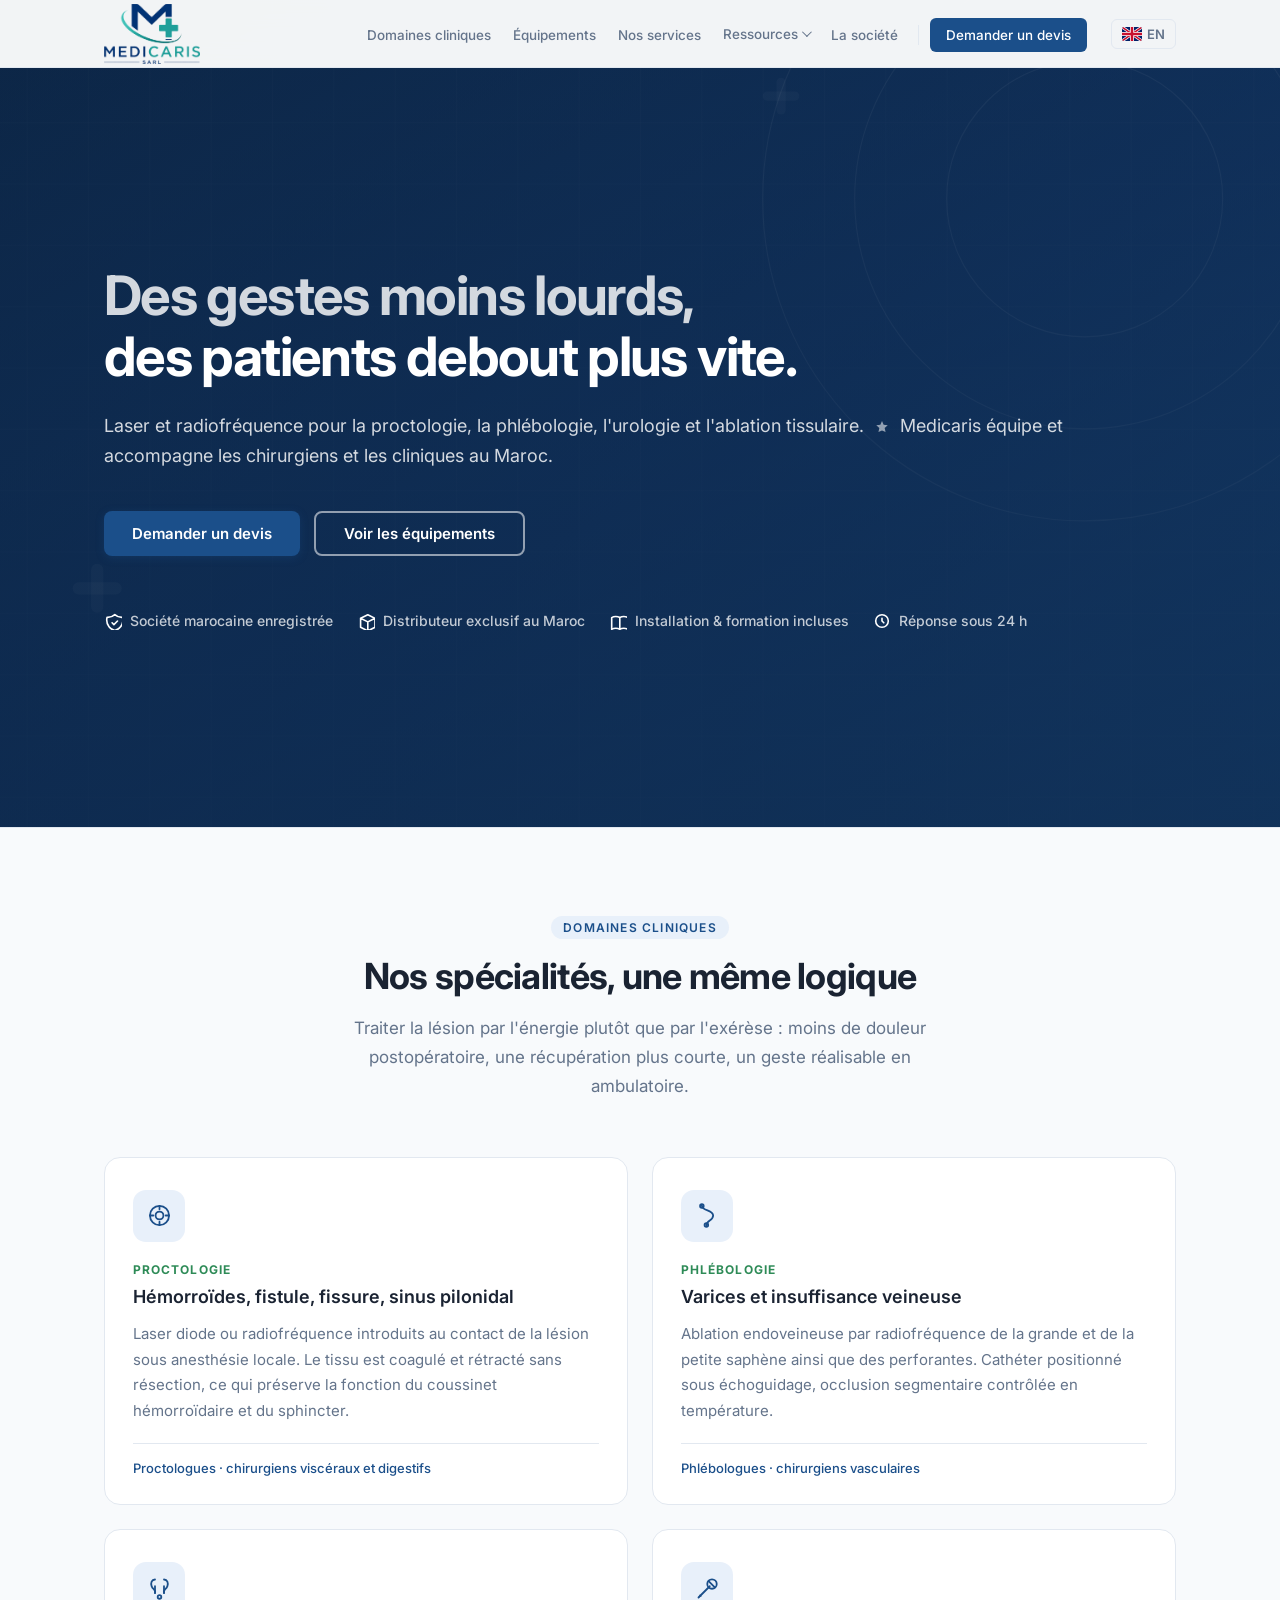
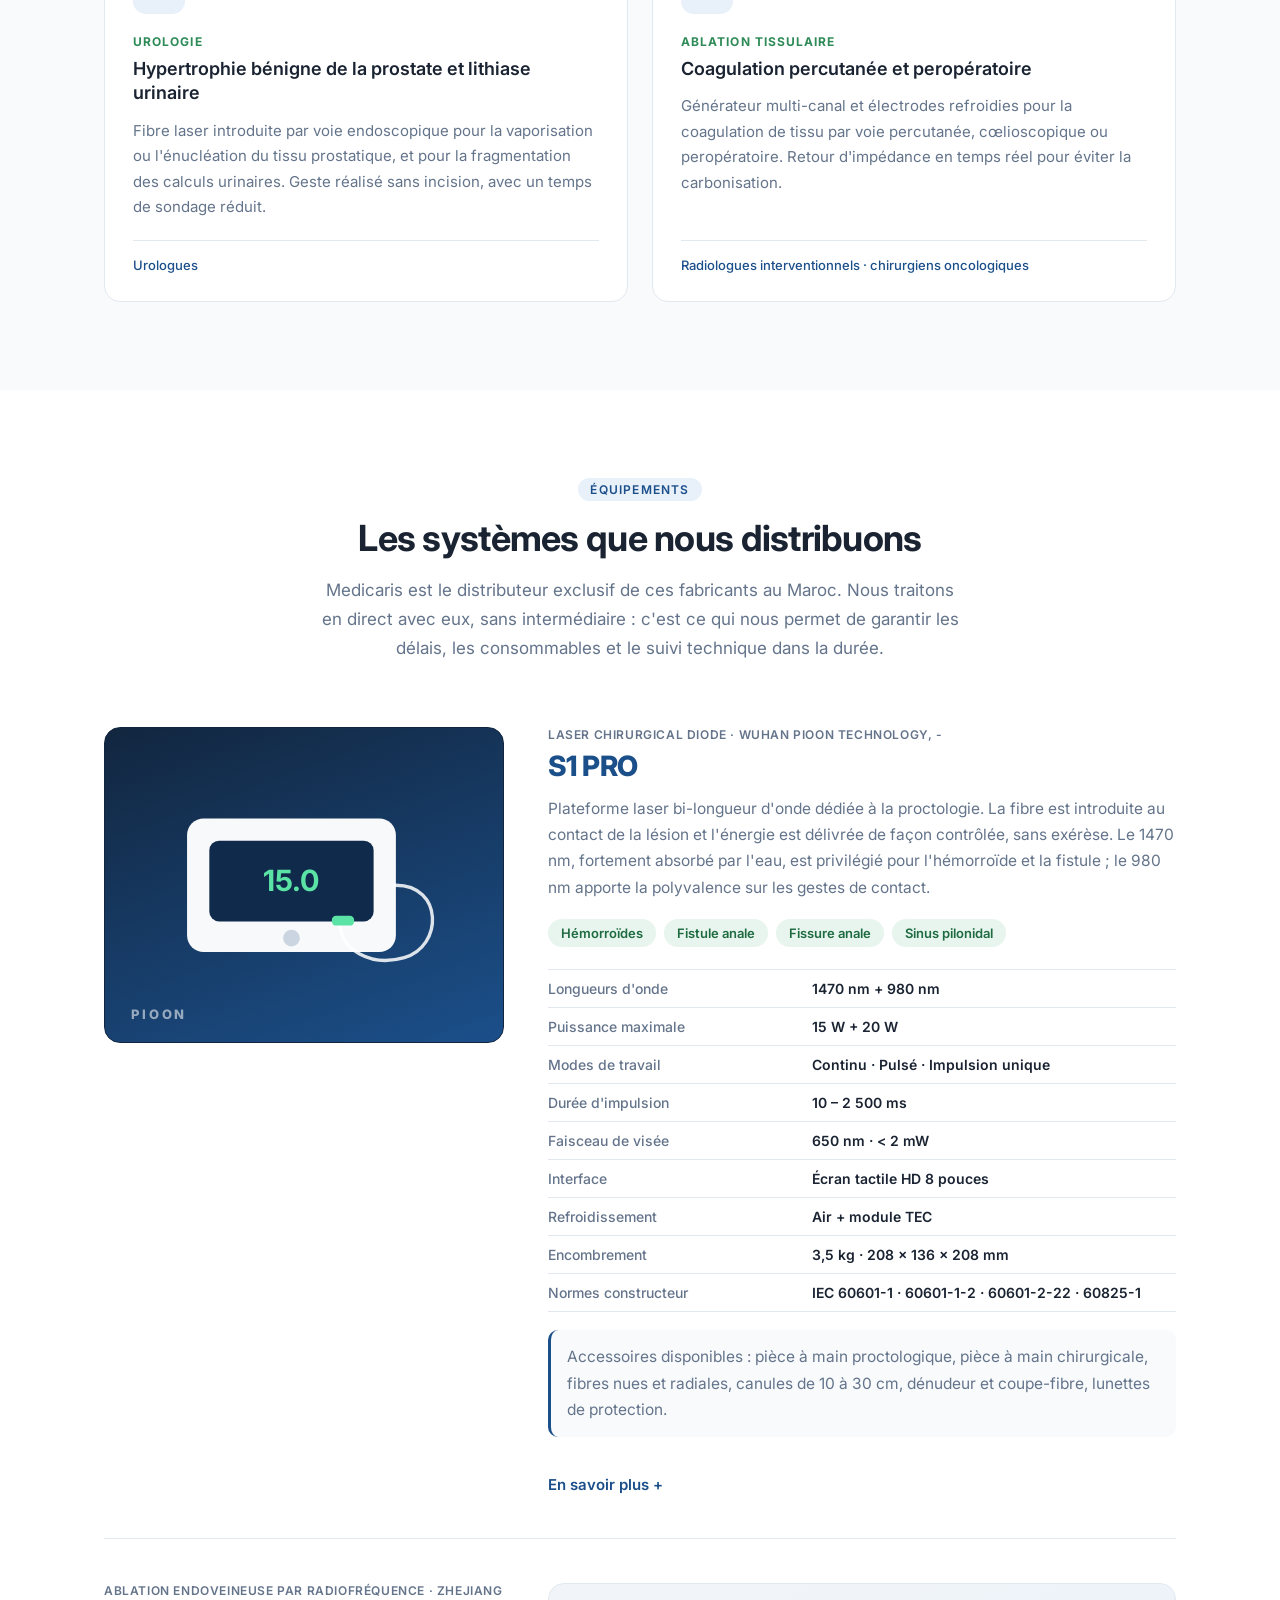
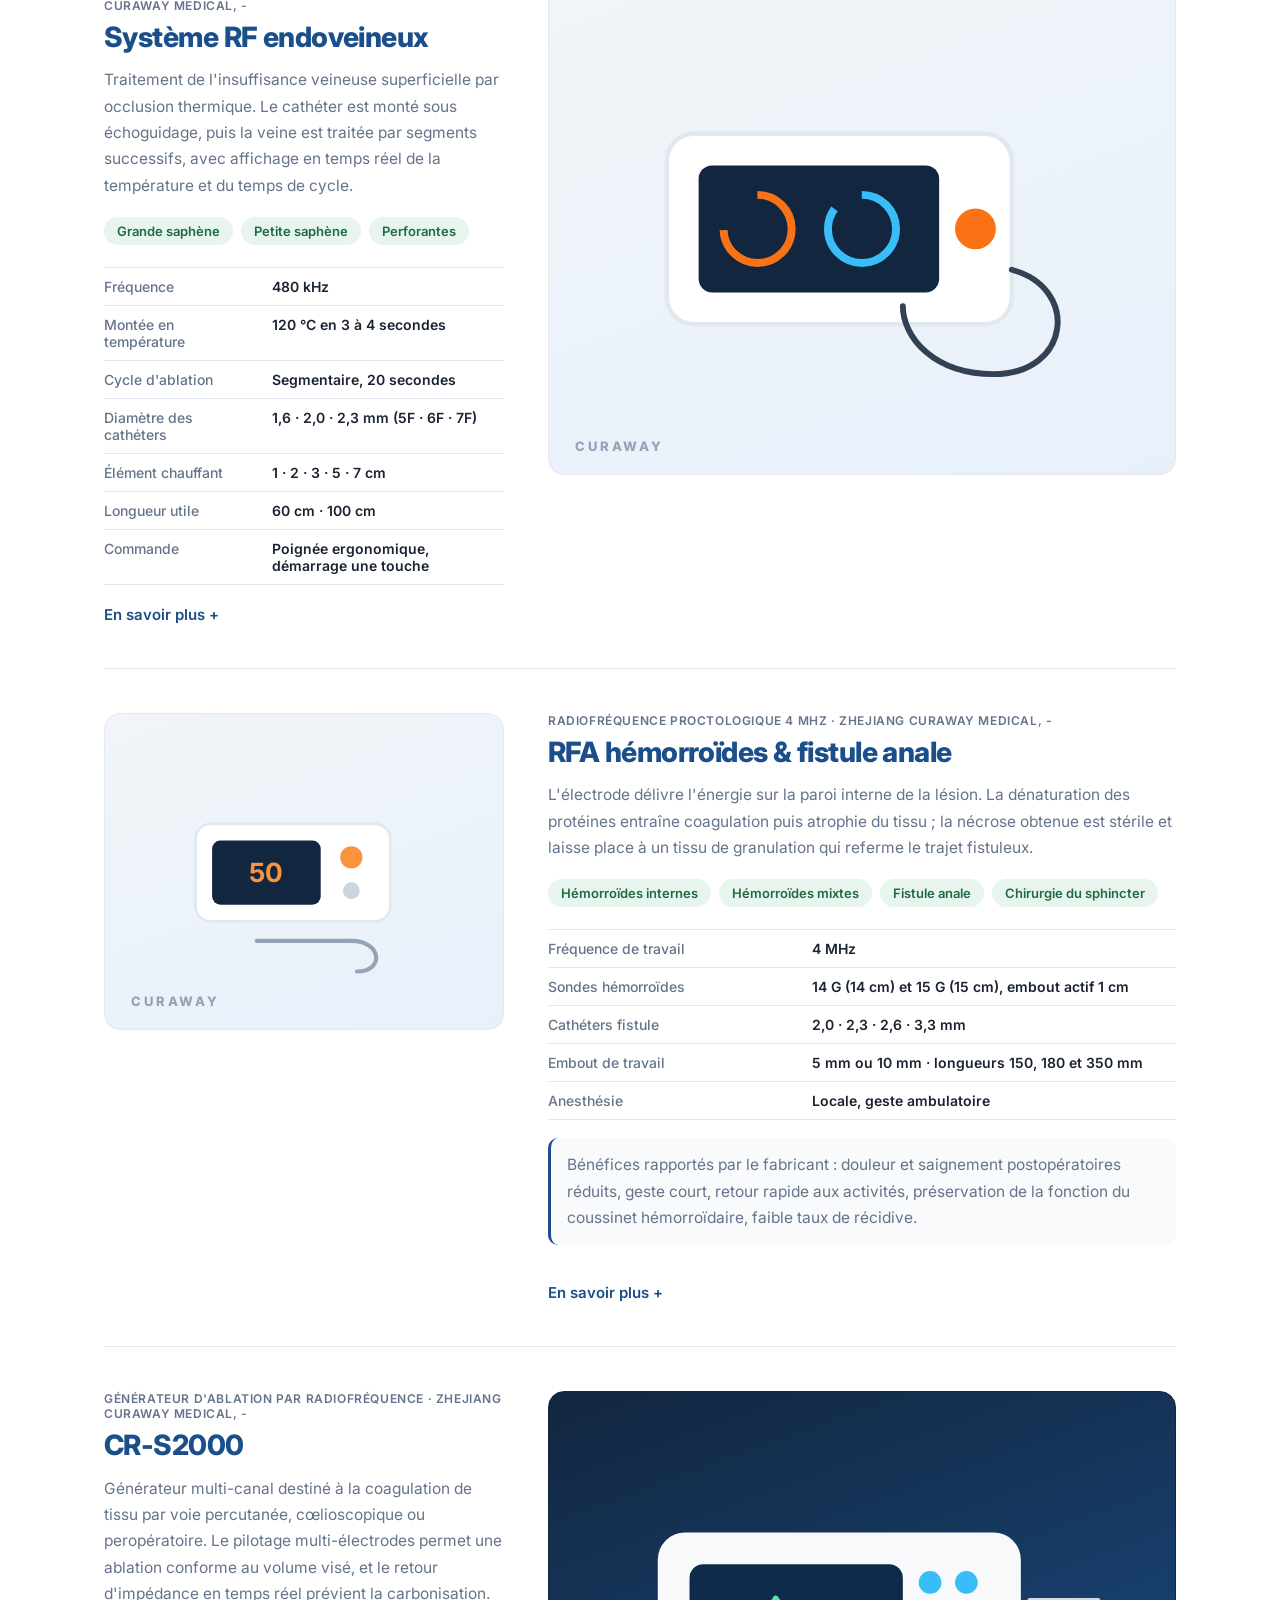
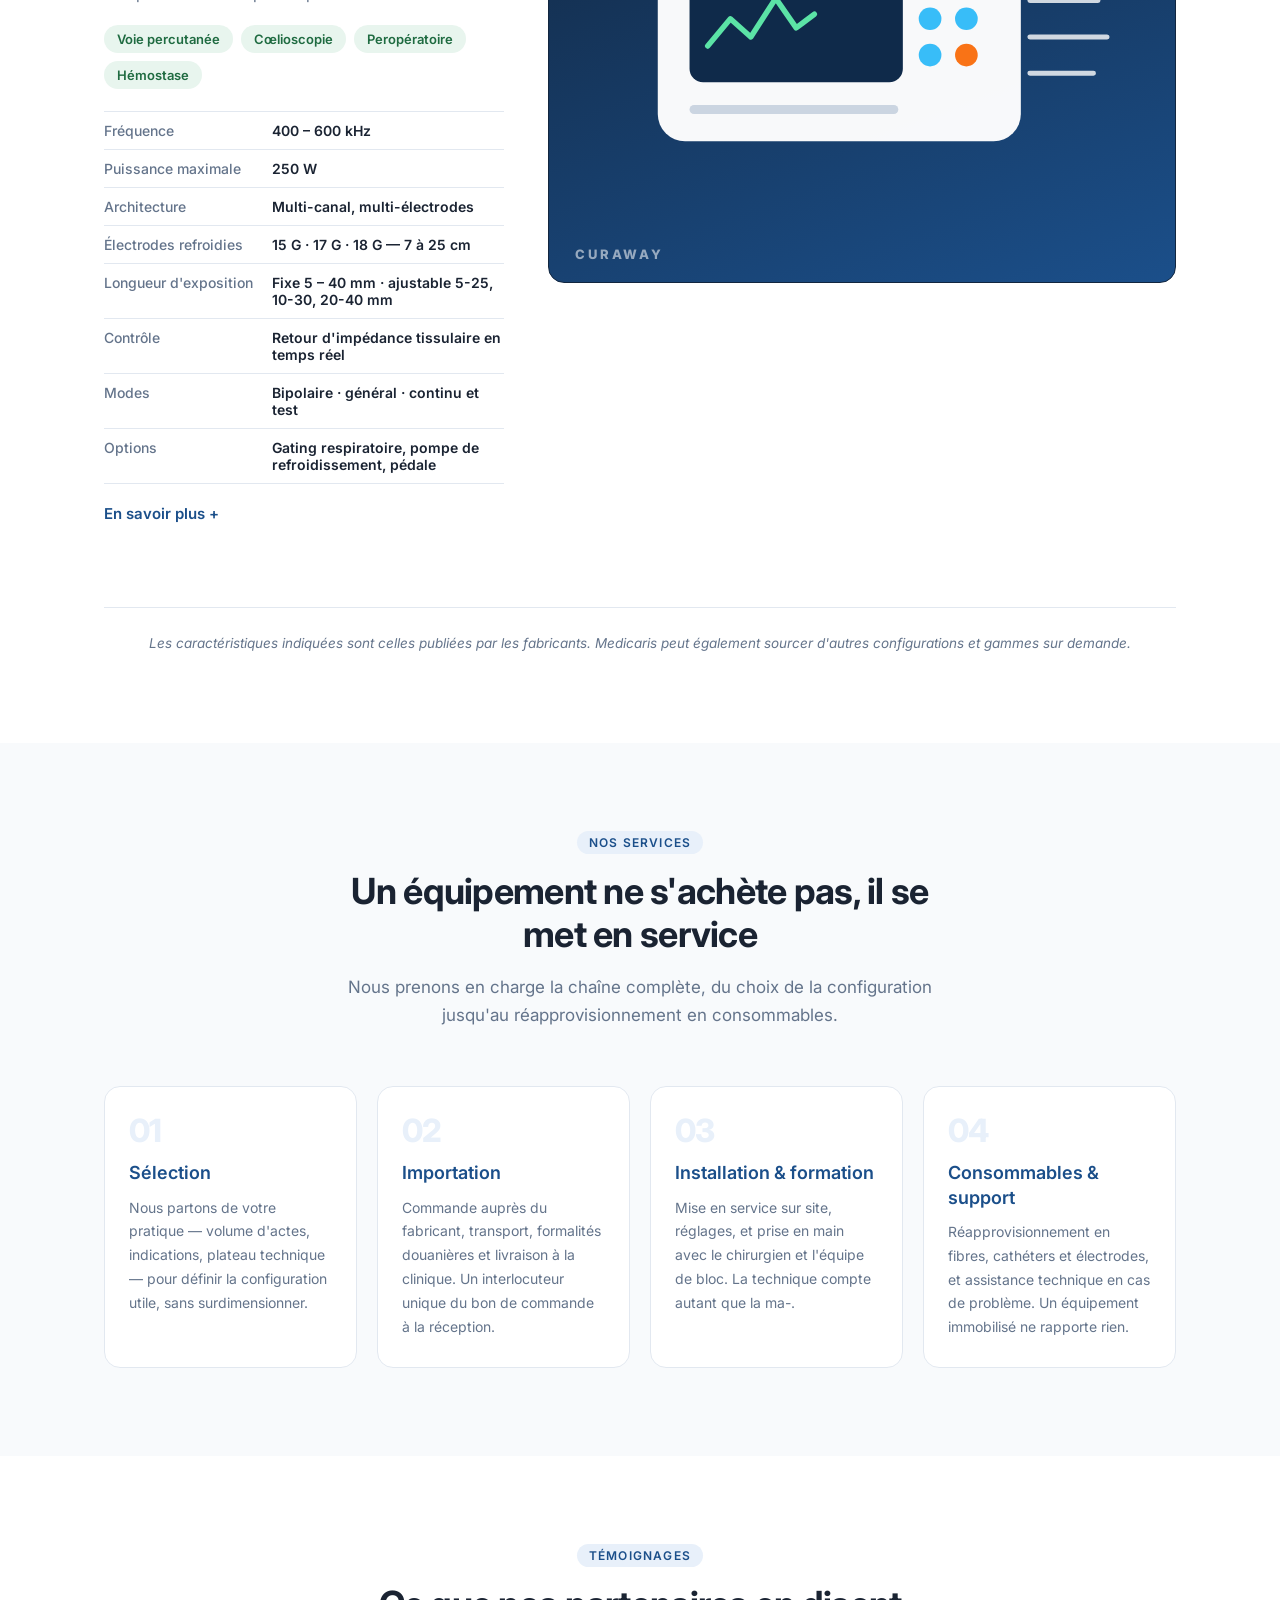
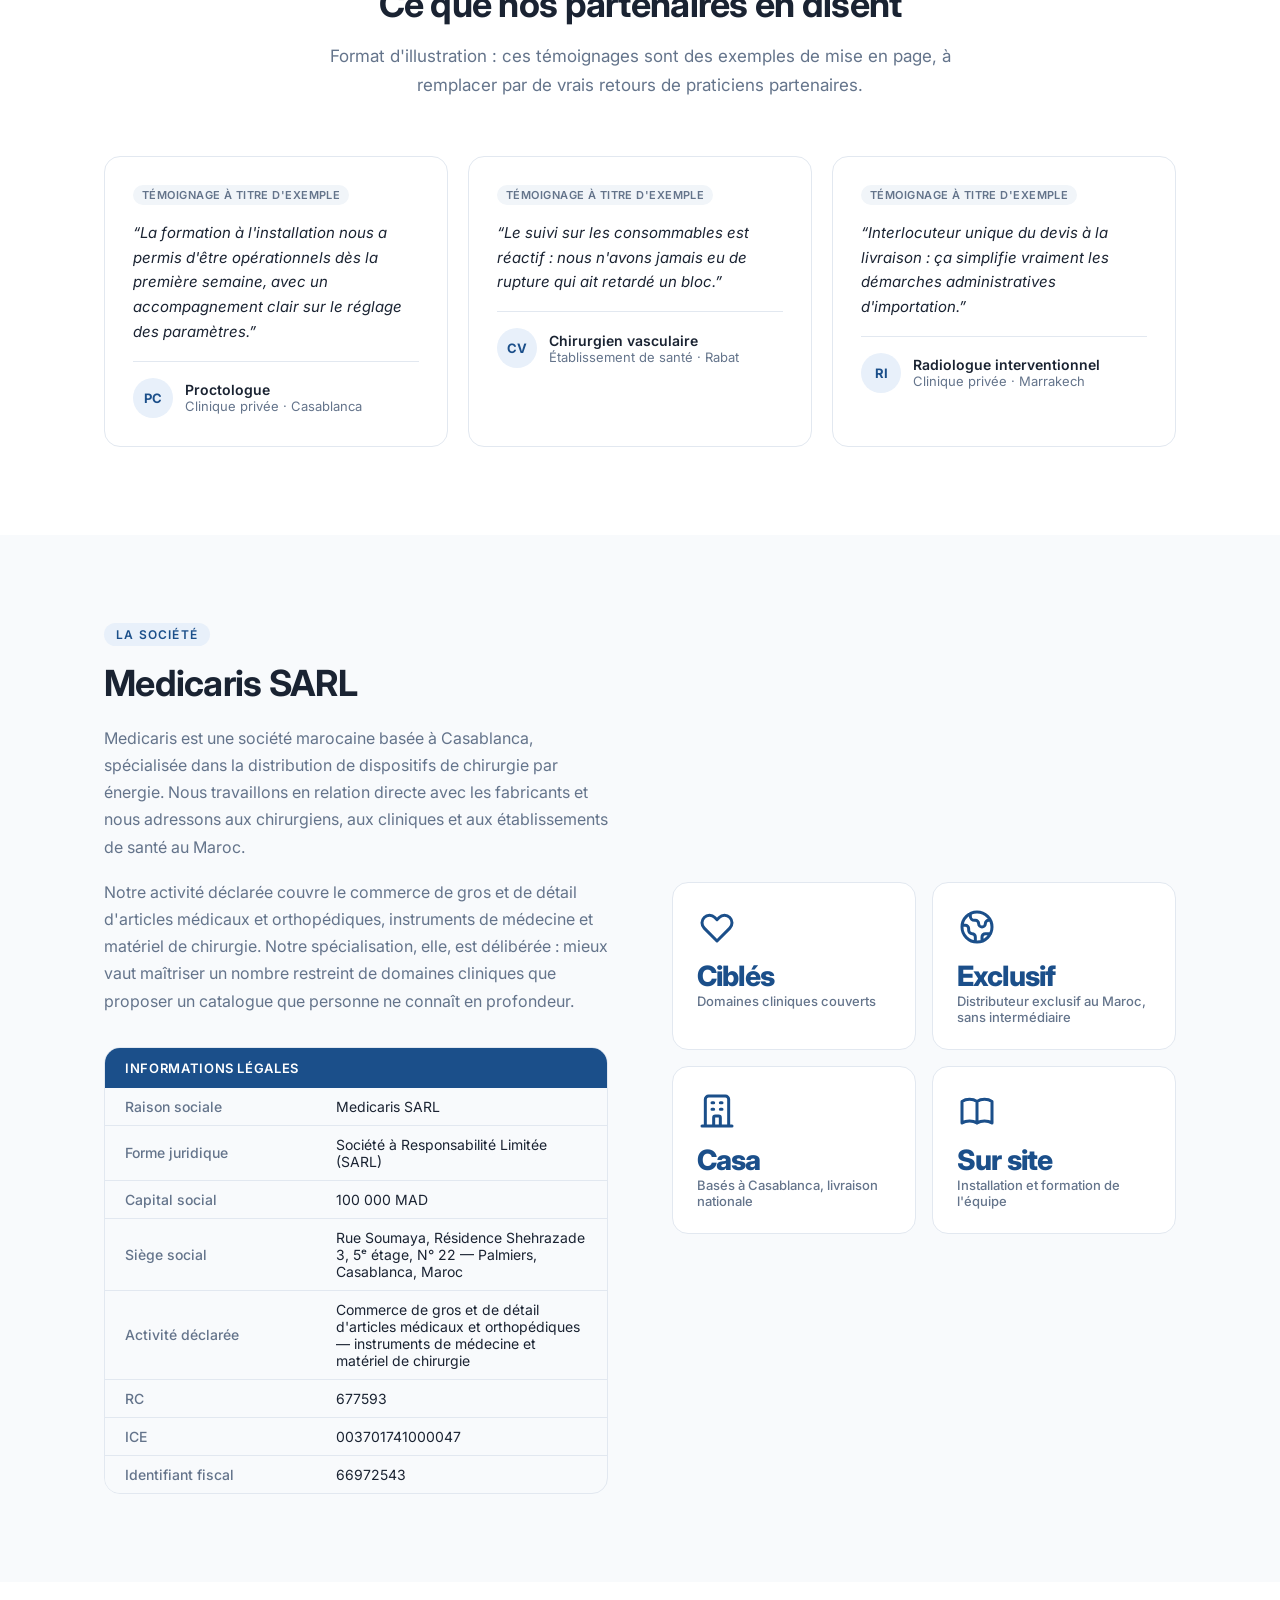
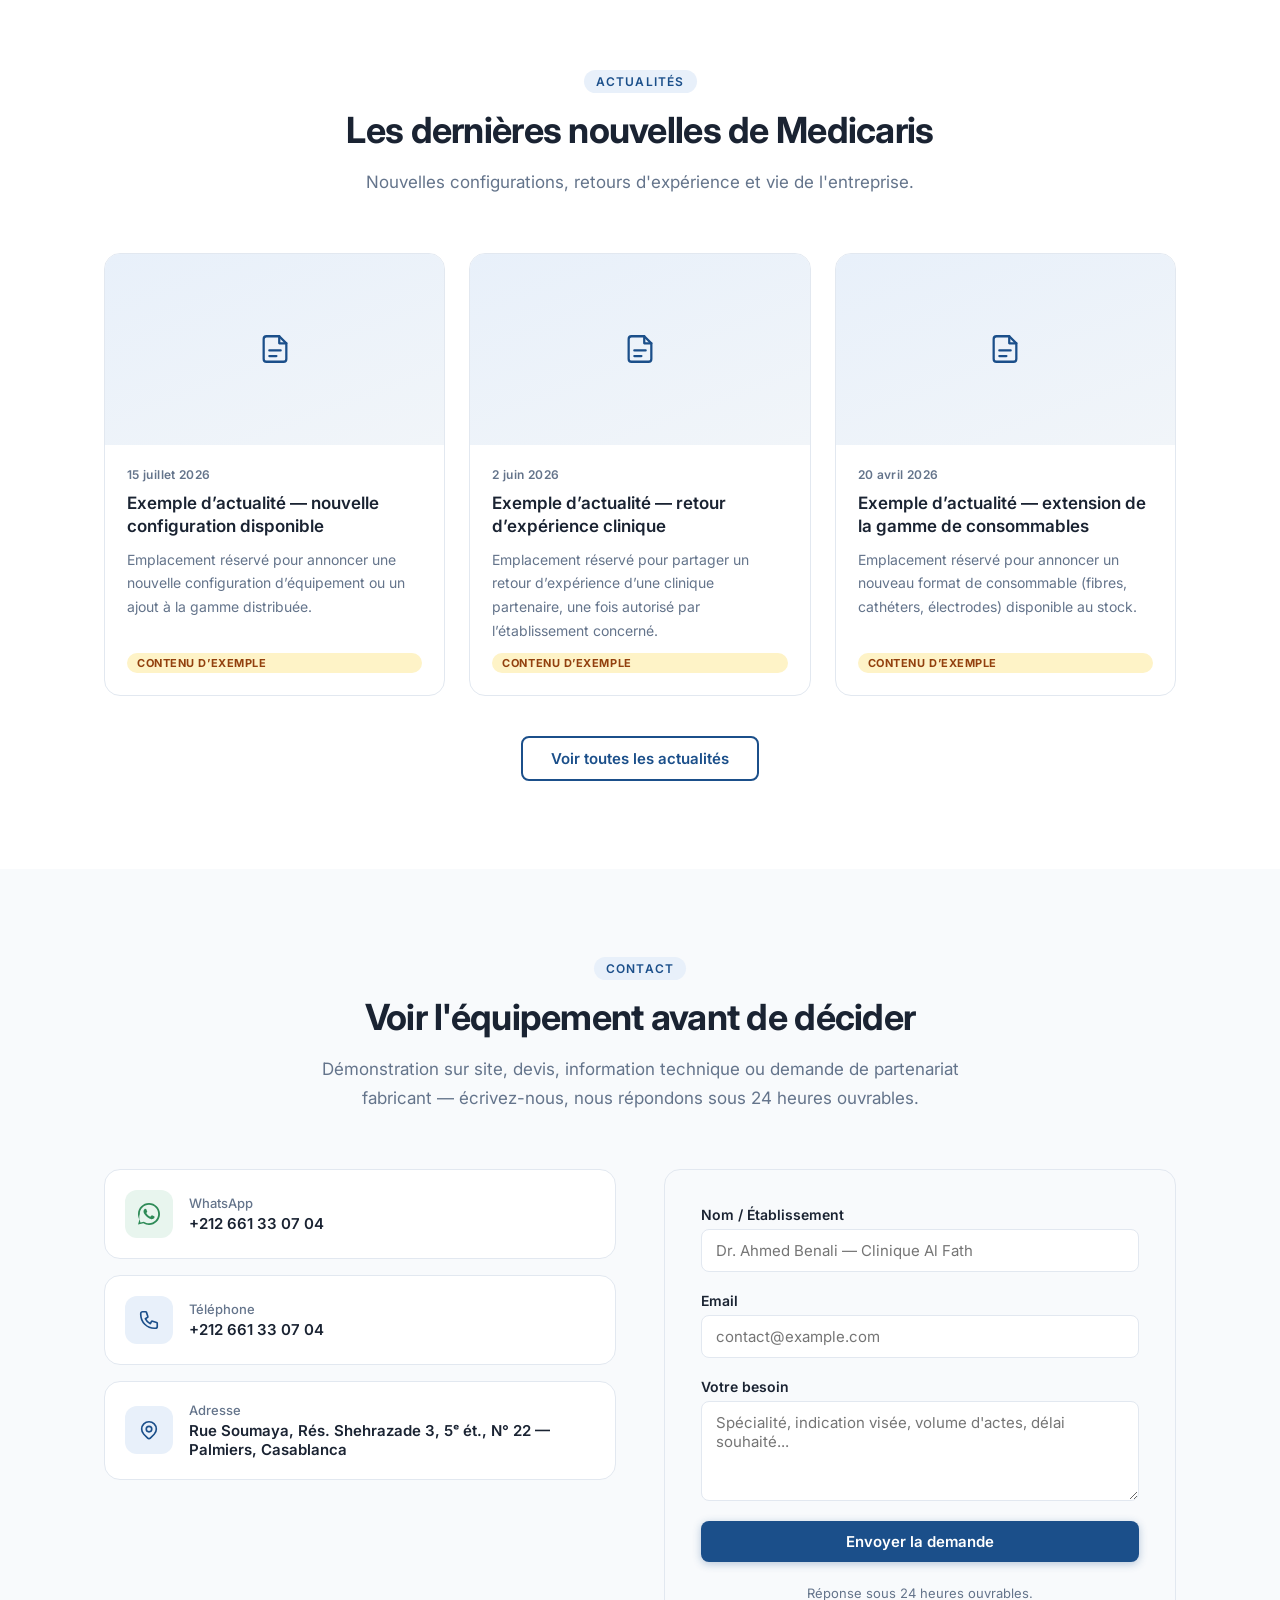
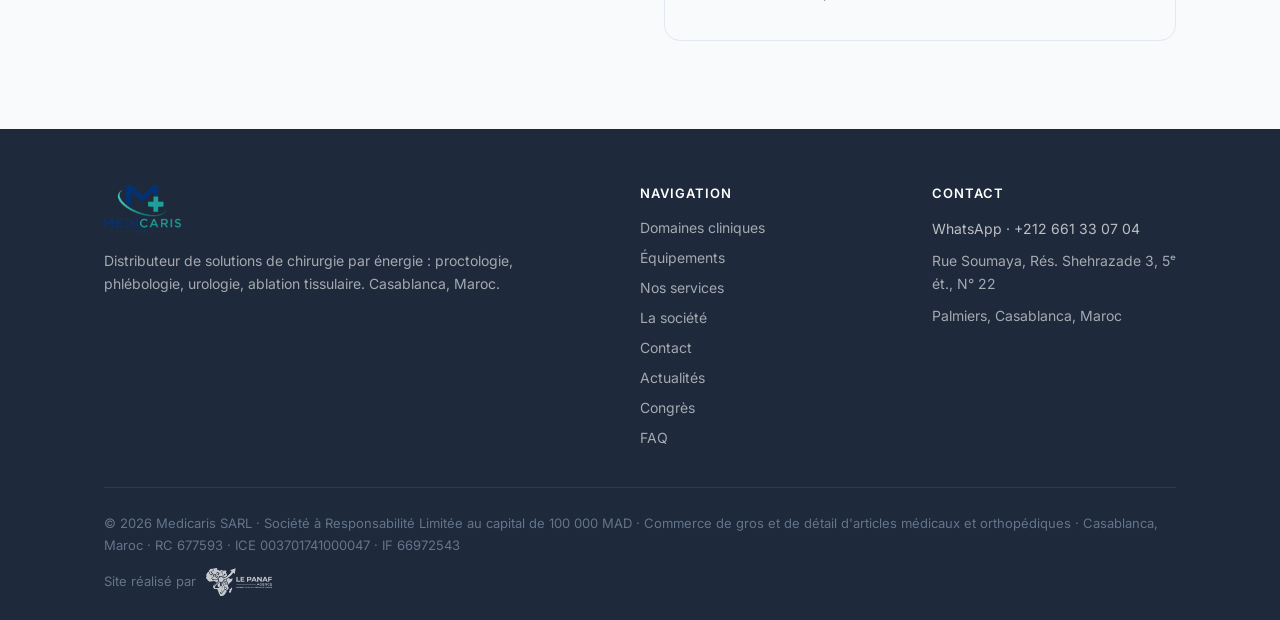
<file: index.html>
<!DOCTYPE html>
<html lang="fr" data-lang="fr">
<head>
  <meta charset="UTF-8" />
  <meta name="viewport" content="width=device-width, initial-scale=1.0" />
  <title>Radiofréquence et laser chirurgical au Maroc — Medicaris</title>
  <meta name="description" content="Medicaris SARL, Casablanca — spécialiste de la radiofréquence et du laser en chirurgie par énergie au Maroc : hémorroïdes et fistule, varices par voie endoveineuse, hypertrophie prostatique, ablation de nodule thyroïdien. Importation directe, installation, formation, consommables." />
  <meta name="robots" content="index, follow" />
  <link rel="canonical" href="https://medicaris.ma/" />
  <link rel="icon" type="image/webp" href="img/logo.webp" />
  <link rel="apple-touch-icon" href="img/logo.webp" />
  <meta name="theme-color" content="#0F2A4A" />
  <meta property="og:site_name" content="Medicaris SARL" />
  <meta property="og:locale" content="fr_MA" />
  <meta property="og:title" content="Radiofréquence et laser chirurgical au Maroc — Medicaris" />
  <meta property="og:description" content="Spécialiste de la radiofréquence et du laser en chirurgie par énergie : proctologie, phlébologie, urologie, ablation tissulaire. Casablanca, Maroc." />
  <meta property="og:type" content="website" />
  <meta property="og:url" content="https://medicaris.ma/" />
  <meta property="og:image" content="https://medicaris.ma/img/logo.webp" />
  <meta name="twitter:card" content="summary" />
  <link rel="preconnect" href="https://fonts.googleapis.com" />
  <link rel="preconnect" href="https://fonts.gstatic.com" crossorigin />
  <link href="https://fonts.googleapis.com/css2?family=Inter:wght@300;400;500;600;700;800&display=swap" rel="stylesheet" />
  <link rel="stylesheet" href="medicaris.css" />
  <script type="application/ld+json">
  {
    "@context": "https://schema.org",
    "@type": "Organization",
    "name": "Medicaris SARL",
    "legalName": "MEDICARIS S.A.R.L.",
    "url": "https://medicaris.ma/",
    "logo": "https://medicaris.ma/img/logo.webp",
    "description": "Spécialiste de la radiofréquence et du laser en chirurgie par énergie au Maroc. Distribution de générateurs de radiofréquence et de plateformes laser pour la proctologie, la phlébologie, l'urologie et l'ablation tissulaire.",
    "address": {
      "@type": "PostalAddress",
      "streetAddress": "Rue Soumaya, Résidence Shehrazade 3, 5e étage, N° 22, Palmiers",
      "addressLocality": "Casablanca",
      "addressCountry": "MA"
    },
    "telephone": "+212661330704",
    "areaServed": {
      "@type": "Country",
      "name": "Maroc"
    },
    "identifier": [
      { "@type": "PropertyValue", "name": "ICE", "value": "003701741000047" },
      { "@type": "PropertyValue", "name": "RC", "value": "677593" },
      { "@type": "PropertyValue", "name": "IF", "value": "66972543" }
    ],
    "knowsAbout": [
      "Radiofréquence chirurgicale",
      "Ablation endoveineuse par radiofréquence",
      "Traitement des hémorroïdes par radiofréquence",
      "Ablation par radiofréquence des nodules thyroïdiens",
      "Laser chirurgical proctologique",
      "Chirurgie par énergie"
    ],
    "contactPoint": {
      "@type": "ContactPoint",
      "contactType": "sales",
      "telephone": "+212661330704",
      "areaServed": "MA",
      "availableLanguage": ["fr", "en", "ar"]
    }
  }
  </script>
</head>
<body>

  <!-- NAVBAR -->
  <nav class="nav" id="nav">
    <div class="nav__inner">
      <a href="#hero" class="nav__logo">
        <img src="img/logo.webp" alt="Medicaris SARL" style="height:60px;width:auto;" />
      </a>
      <ul class="nav__links" id="navLinks">
        <li><a href="#domaines"   data-fr="Domaines cliniques" data-en="Clinical Fields">Domaines cliniques</a></li>
        <li><a href="#equipements" data-fr="Équipements"       data-en="Equipment">Équipements</a></li>
        <li><a href="#services"   data-fr="Nos services"       data-en="Our Services">Nos services</a></li>
        <li class="nav__item--dropdown">
          <button class="nav__dropdown-toggle" type="button" aria-haspopup="true" aria-expanded="false" data-fr="Ressources" data-en="Resources">Ressources</button>
          <ul class="nav__dropdown">
            <li><a href="actualites.html" data-fr="Actualités" data-en="News">Actualités</a></li>
            <li><a href="congres.html"    data-fr="Congrès"    data-en="Conferences">Congrès</a></li>
            <li><a href="faq.html"        data-fr="FAQ"        data-en="FAQ">FAQ</a></li>
          </ul>
        </li>
        <li><a href="#societe"    data-fr="La société"         data-en="Company">La société</a></li>
        <li><a href="#contact" class="nav__cta" data-fr="Demander un devis" data-en="Request a Quote">Demander un devis</a></li>
      </ul>
      <button class="lang-toggle" id="langToggle" aria-label="Passer en anglais">
        <span class="lang-toggle__fr">
          <svg class="lang-flag" viewBox="0 0 20 14" aria-hidden="true"><rect width="7" height="14" fill="#002395"/><rect x="7" width="6" height="14" fill="#fff"/><rect x="13" width="7" height="14" fill="#ED2939"/></svg>
          FR
        </span>
        <span class="lang-toggle__sep">/</span>
        <span class="lang-toggle__en">
          <svg class="lang-flag" viewBox="0 0 20 14" aria-hidden="true"><rect width="20" height="14" fill="#012169"/><path d="M0 0l20 14M20 0L0 14" stroke="#fff" stroke-width="3"/><path d="M0 0l20 14M20 0L0 14" stroke="#C8102E" stroke-width="1.5"/><path d="M10 0v14M0 7h20" stroke="#fff" stroke-width="4"/><path d="M10 0v14M0 7h20" stroke="#C8102E" stroke-width="2.5"/></svg>
          EN
        </span>
      </button>
      <button class="nav__burger" id="burger" aria-label="Menu" aria-expanded="false">
        <span></span><span></span><span></span>
      </button>
    </div>
  </nav>

  <!-- HERO -->
  <section class="hero" id="hero">
    <div class="hero__media">
      <img class="hero__media-el" id="hero-media-image" src="img/hero-placeholder.svg" alt="" aria-hidden="true" />
      <!--
        Pour passer en vidéo : remplacer la balise <img id="hero-media-image"> ci-dessus par le bloc <video> suivant
        (fichier compressé, silencieux, en boucle ; poster = image affichée pendant le chargement) :

        <video class="hero__media-el" id="hero-media-video" autoplay muted loop playsinline poster="img/hero-placeholder.svg">
          <source src="img/hero-video.mp4" type="video/mp4">
        </video>
      -->
      <div class="hero__media-overlay"></div>
    </div>
    <div class="hero__inner">
      <h1 class="hero__title">
        <span data-fr="Des gestes moins lourds," data-en="Lighter procedures,">Des gestes moins lourds,</span><br>
        <em data-fr="des patients debout plus vite." data-en="patients back on their feet faster.">des patients debout plus vite.</em>
      </h1>
      <p class="hero__sub">
        <span data-fr="Laser et radiofréquence pour la proctologie, la phlébologie, l'urologie et l'ablation tissulaire." data-en="Laser and radiofrequency for proctology, phlebology, urology and tissue ablation.">Laser et radiofréquence pour la proctologie, la phlébologie, l'urologie et l'ablation tissulaire.</span>
        <span class="hero__sub-star" aria-hidden="true"><svg viewBox="0 0 20 20" fill="currentColor"><path d="M10 1.5l2.35 5.36 5.85.6-4.4 3.94 1.28 5.75L10 14.9l-5.08 2.25 1.28-5.75-4.4-3.94 5.85-.6L10 1.5z"/></svg></span>
        <span data-fr="Medicaris équipe et accompagne les chirurgiens et les cliniques au Maroc." data-en="Medicaris equips and supports surgeons and clinics across Morocco.">Medicaris équipe et accompagne les chirurgiens et les cliniques au Maroc.</span>
      </p>
      <div class="hero__actions">
        <a href="#contact" class="btn btn--primary" data-fr="Demander un devis" data-en="Request a Quote">Demander un devis</a>
        <a href="#equipements" class="btn btn--outline" data-fr="Voir les équipements" data-en="View Equipment">Voir les équipements</a>
      </div>
      <div class="hero__trust">
        <div class="trust-item">
          <svg viewBox="0 0 20 20" fill="none" stroke="currentColor" stroke-width="1.8"><path d="M9 12l2 2 4-4m5.618-4.016A11.955 11.955 0 0112 2.944a11.955 11.955 0 01-8.618 3.04A12.02 12.02 0 003 9c0 5.591 3.824 10.29 9 11.622 5.176-1.332 9-6.03 9-11.622 0-1.042-.133-2.052-.382-3.016z" stroke-linecap="round" stroke-linejoin="round"/></svg>
          <span data-fr="Société marocaine enregistrée" data-en="Registered Moroccan company">Société marocaine enregistrée</span>
        </div>
        <div class="trust-item">
          <svg viewBox="0 0 20 20" fill="none" stroke="currentColor" stroke-width="1.8"><path d="M20 7l-8-4-8 4m16 0l-8 4m8-4v10l-8 4m0-10L4 7m8 4v10M4 7v10l8 4" stroke-linecap="round" stroke-linejoin="round"/></svg>
          <span data-fr="Distributeur exclusif au Maroc" data-en="Exclusive distributor in Morocco">Distributeur exclusif au Maroc</span>
        </div>
        <div class="trust-item">
          <svg viewBox="0 0 20 20" fill="none" stroke="currentColor" stroke-width="1.8"><path d="M12 6.253v13m0-13C10.832 5.477 9.246 5 7.5 5S4.168 5.477 3 6.253v13C4.168 18.477 5.754 18 7.5 18s3.332.477 4.5 1.253m0-13C13.168 5.477 14.754 5 16.5 5c1.747 0 3.332.477 4.5 1.253v13C19.832 18.477 18.247 18 16.5 18c-1.746 0-3.332.477-4.5 1.253" stroke-linecap="round" stroke-linejoin="round"/></svg>
          <span data-fr="Installation &amp; formation incluses" data-en="Installation &amp; training included">Installation &amp; formation incluses</span>
        </div>
        <div class="trust-item">
          <svg viewBox="0 0 20 20" fill="none" stroke="currentColor" stroke-width="1.8"><path d="M3 10a7 7 0 1114 0A7 7 0 013 10zm7-3v3l2 2" stroke-linecap="round" stroke-linejoin="round"/></svg>
          <span data-fr="Réponse sous 24 h" data-en="Reply within 24h">Réponse sous 24 h</span>
        </div>
      </div>
    </div>
  </section>

  <!-- DOMAINES CLINIQUES -->
  <section class="section section--alt" id="domaines">
    <div class="container">
      <div class="section-header-block">
        <div class="section-label" data-fr="Domaines cliniques" data-en="Clinical Fields">Domaines cliniques</div>
        <h2 data-fr="Nos spécialités, une même logique" data-en="Our specialties, one principle">Nos spécialités, une même logique</h2>
        <p data-fr="Traiter la lésion par l'énergie plutôt que par l'exérèse : moins de douleur postopératoire, une récupération plus courte, un geste réalisable en ambulatoire." data-en="Treating the lesion with energy rather than excision: less postoperative pain, shorter recovery, procedures that can be performed as day surgery.">
          Traiter la lésion par l'énergie plutôt que par l'exérèse : moins de douleur postopératoire, une récupération plus courte, un geste réalisable en ambulatoire.
        </p>
      </div>

      <div class="solutions-grid">

        <article class="solution-card">
          <div class="solution-card__icon">
            <svg viewBox="0 0 24 24" fill="none" stroke="currentColor" stroke-width="1.6"><circle cx="12" cy="12" r="8.5"/><circle cx="12" cy="12" r="3.5"/><path d="M12 3.5v3M12 17.5v3M3.5 12h3M17.5 12h3" stroke-linecap="round"/></svg>
          </div>
          <div class="solution-card__tag" data-fr="Proctologie" data-en="Proctology">Proctologie</div>
          <h3 data-fr="Hémorroïdes, fistule, fissure, sinus pilonidal" data-en="Haemorrhoids, fistula, fissure, pilonidal sinus">Hémorroïdes, fistule, fissure, sinus pilonidal</h3>
          <p data-fr="Laser diode ou radiofréquence introduits au contact de la lésion sous anesthésie locale. Le tissu est coagulé et rétracté sans résection, ce qui préserve la fonction du coussinet hémorroïdaire et du sphincter." data-en="Diode laser or radiofrequency applied directly to the lesion under local anaesthesia. Tissue is coagulated and retracted without resection, preserving haemorrhoidal cushion and sphincter function.">
            Laser diode ou radiofréquence introduits au contact de la lésion sous anesthésie locale. Le tissu est coagulé et rétracté sans résection, ce qui préserve la fonction du coussinet hémorroïdaire et du sphincter.
          </p>
          <div class="solution-card__who" data-fr="Proctologues · chirurgiens viscéraux et digestifs" data-en="Proctologists · visceral and digestive surgeons">Proctologues · chirurgiens viscéraux et digestifs</div>
        </article>

        <article class="solution-card">
          <div class="solution-card__icon">
            <svg viewBox="0 0 24 24" fill="none" stroke="currentColor" stroke-width="1.6"><path d="M7 3c0 5 10 4 10 9s-6 4-6 9" stroke-linecap="round"/><circle cx="7" cy="3.5" r="1.6"/><circle cx="11" cy="20.5" r="1.6"/></svg>
          </div>
          <div class="solution-card__tag" data-fr="Phlébologie" data-en="Phlebology">Phlébologie</div>
          <h3 data-fr="Varices et insuffisance veineuse" data-en="Varicose veins and venous insufficiency">Varices et insuffisance veineuse</h3>
          <p data-fr="Ablation endoveineuse par radiofréquence de la grande et de la petite saphène ainsi que des perforantes. Cathéter positionné sous échoguidage, occlusion segmentaire contrôlée en température." data-en="Endovenous radiofrequency ablation of the great and small saphenous veins and perforators. Catheter positioned under ultrasound guidance, temperature-controlled segmental occlusion.">
            Ablation endoveineuse par radiofréquence de la grande et de la petite saphène ainsi que des perforantes. Cathéter positionné sous échoguidage, occlusion segmentaire contrôlée en température.
          </p>
          <div class="solution-card__who" data-fr="Phlébologues · chirurgiens vasculaires" data-en="Phlebologists · vascular surgeons">Phlébologues · chirurgiens vasculaires</div>
        </article>

        <article class="solution-card">
          <div class="solution-card__icon">
            <svg viewBox="0 0 24 24" fill="none" stroke="currentColor" stroke-width="1.6"><path d="M8 4c-3 0-4 3-3 6s4 3 3 6M16 4c3 0 4 3 3 6s-4 3-3 6" stroke-linecap="round" stroke-linejoin="round"/><path d="M8 10v6M16 10v6" stroke-linecap="round"/><circle cx="12" cy="19.5" r="1.6"/></svg>
          </div>
          <div class="solution-card__tag" data-fr="Urologie" data-en="Urology">Urologie</div>
          <h3 data-fr="Hypertrophie bénigne de la prostate et lithiase urinaire" data-en="Benign prostatic hyperplasia and urinary stones">Hypertrophie bénigne de la prostate et lithiase urinaire</h3>
          <p data-fr="Fibre laser introduite par voie endoscopique pour la vaporisation ou l'énucléation du tissu prostatique, et pour la fragmentation des calculs urinaires. Geste réalisé sans incision, avec un temps de sondage réduit." data-en="Laser fibre introduced endoscopically for vaporisation or enucleation of prostatic tissue, and for fragmentation of urinary stones. Performed without incision, with reduced catheterisation time.">
            Fibre laser introduite par voie endoscopique pour la vaporisation ou l'énucléation du tissu prostatique, et pour la fragmentation des calculs urinaires. Geste réalisé sans incision, avec un temps de sondage réduit.
          </p>
          <div class="solution-card__who" data-fr="Urologues" data-en="Urologists">Urologues</div>
        </article>

        <article class="solution-card">
          <div class="solution-card__icon">
            <svg viewBox="0 0 24 24" fill="none" stroke="currentColor" stroke-width="1.6"><path d="M4 20L14 10" stroke-linecap="round"/><path d="M13 5.5l5.5 5.5" stroke-linecap="round"/><circle cx="16" cy="8" r="4.2"/><path d="M4 20l1.2-3 1.8 1.8L4 20z" fill="currentColor" stroke="none"/></svg>
          </div>
          <div class="solution-card__tag" data-fr="Ablation tissulaire" data-en="Tissue ablation">Ablation tissulaire</div>
          <h3 data-fr="Coagulation percutanée et peropératoire" data-en="Percutaneous and intraoperative coagulation">Coagulation percutanée et peropératoire</h3>
          <p data-fr="Générateur multi-canal et électrodes refroidies pour la coagulation de tissu par voie percutanée, cœlioscopique ou peropératoire. Retour d'impédance en temps réel pour éviter la carbonisation." data-en="Multi-channel generator and cooled electrodes for tissue coagulation via percutaneous, laparoscopic or intraoperative routes. Real-time impedance feedback prevents carbonisation.">
            Générateur multi-canal et électrodes refroidies pour la coagulation de tissu par voie percutanée, cœlioscopique ou peropératoire. Retour d'impédance en temps réel pour éviter la carbonisation.
          </p>
          <div class="solution-card__who" data-fr="Radiologues interventionnels · chirurgiens oncologiques" data-en="Interventional radiologists · oncological surgeons">Radiologues interventionnels · chirurgiens oncologiques</div>
        </article>

      </div>
    </div>
  </section>

  <!-- ÉQUIPEMENTS -->
  <section class="section" id="equipements">
    <div class="container">
      <div class="section-header-block">
        <div class="section-label" data-fr="Équipements" data-en="Equipment">Équipements</div>
        <h2 data-fr="Les systèmes que nous distribuons" data-en="The systems we distribute">Les systèmes que nous distribuons</h2>
        <p data-fr="Medicaris est le distributeur exclusif de ces fabricants au Maroc. Nous traitons en direct avec eux, sans intermédiaire : c'est ce qui nous permet de garantir les délais, les consommables et le suivi technique dans la durée." data-en="Medicaris is the exclusive distributor of these manufacturers in Morocco. We deal with them directly, without intermediaries — which is what allows us to guarantee lead times, consumables and long-term technical support.">
          Medicaris est le distributeur exclusif de ces fabricants au Maroc. Nous traitons en direct avec eux, sans intermédiaire : c'est ce qui nous permet de garantir les délais, les consommables et le suivi technique dans la durée.
        </p>
      </div>

      <!-- Device 1 — PIOON S1 PRO -->
      <article class="device">
        <div class="device__visual device__visual--dark">
          <svg viewBox="0 0 260 200" aria-hidden="true">
            <rect x="46" y="52" width="150" height="96" rx="12" fill="#ffffff" opacity=".97"/>
            <rect x="62" y="68" width="118" height="58" rx="7" fill="#0F2A4A"/>
            <text x="121" y="104" text-anchor="middle" font-family="Inter,sans-serif" font-size="21" font-weight="700" fill="#5BE3A6">15.0</text>
            <circle cx="121" cy="138" r="6" fill="#CBD5E1"/>
            <path d="M196 100c34 0 34 44 6 52-24 7-46-6-46-24" fill="none" stroke="#ffffff" stroke-width="2.4" opacity=".85" stroke-linecap="round"/>
            <rect x="150" y="122" width="16" height="7" rx="3" fill="#5BE3A6"/>
          </svg>
          <div class="device__brandline">PIOON</div>
        </div>
        <div class="device__body">
          <div class="device__eyebrow" data-fr="Laser chirurgical diode · Wuhan PIOON Technology, -" data-en="Surgical diode laser · Wuhan PIOON Technology, China">Laser chirurgical diode · Wuhan PIOON Technology, -</div>
          <h3 class="device__name">S1 PRO</h3>
          <p data-fr="Plateforme laser bi-longueur d'onde dédiée à la proctologie. La fibre est introduite au contact de la lésion et l'énergie est délivrée de façon contrôlée, sans exérèse. Le 1470 nm, fortement absorbé par l'eau, est privilégié pour l'hémorroïde et la fistule ; le 980 nm apporte la polyvalence sur les gestes de contact." data-en="Dual-wavelength laser platform dedicated to proctology. The fibre is introduced in contact with the lesion and energy is delivered in a controlled manner, without excision. The 1470 nm wavelength, strongly absorbed by water, is preferred for haemorrhoids and fistula; 980 nm adds versatility for contact procedures.">
            Plateforme laser bi-longueur d'onde dédiée à la proctologie. La fibre est introduite au contact de la lésion et l'énergie est délivrée de façon contrôlée, sans exérèse. Le 1470 nm, fortement absorbé par l'eau, est privilégié pour l'hémorroïde et la fistule ; le 980 nm apporte la polyvalence sur les gestes de contact.
          </p>
          <div class="chips">
            <span class="chip" data-fr="Hémorroïdes" data-en="Haemorrhoids">Hémorroïdes</span>
            <span class="chip" data-fr="Fistule anale" data-en="Anal fistula">Fistule anale</span>
            <span class="chip" data-fr="Fissure anale" data-en="Anal fissure">Fissure anale</span>
            <span class="chip" data-fr="Sinus pilonidal" data-en="Pilonidal sinus">Sinus pilonidal</span>
          </div>
          <table class="spec">
            <tr><th data-fr="Longueurs d'onde" data-en="Wavelengths">Longueurs d'onde</th><td>1470 nm + 980 nm</td></tr>
            <tr><th data-fr="Puissance maximale" data-en="Max power">Puissance maximale</th><td>15 W + 20 W</td></tr>
            <tr><th data-fr="Modes de travail" data-en="Operating modes">Modes de travail</th><td data-fr="Continu · Pulsé · Impulsion unique" data-en="Continuous · Pulsed · Single pulse">Continu · Pulsé · Impulsion unique</td></tr>
            <tr><th data-fr="Durée d'impulsion" data-en="Pulse width">Durée d'impulsion</th><td data-fr="10 – 2 500 ms" data-en="10 – 2,500 ms">10 – 2 500 ms</td></tr>
            <tr><th data-fr="Faisceau de visée" data-en="Aiming beam">Faisceau de visée</th><td>650 nm · &lt; 2 mW</td></tr>
            <tr><th data-fr="Interface" data-en="Display">Interface</th><td data-fr="Écran tactile HD 8 pouces" data-en="8-inch HD touch screen">Écran tactile HD 8 pouces</td></tr>
            <tr><th data-fr="Refroidissement" data-en="Cooling">Refroidissement</th><td data-fr="Air + module TEC" data-en="Air cooling + TEC">Air + module TEC</td></tr>
            <tr><th data-fr="Encombrement" data-en="Footprint">Encombrement</th><td data-fr="3,5 kg · 208 × 136 × 208 mm" data-en="3.5 kg · 208 × 136 × 208 mm">3,5 kg · 208 × 136 × 208 mm</td></tr>
            <tr><th data-fr="Normes constructeur" data-en="Manufacturer standards">Normes constructeur</th><td>IEC&nbsp;60601-1 · 60601-1-2 · 60601-2-22 · 60825-1</td></tr>
          </table>
          <p class="device__acc" data-fr="Accessoires disponibles : pièce à main proctologique, pièce à main chirurgicale, fibres nues et radiales, canules de 10 à 30 cm, dénudeur et coupe-fibre, lunettes de protection." data-en="Available accessories: proctology handpiece, surgical handpiece, bare and radial fibres, 10 to 30 cm cannulas, fibre stripper and cutter, safety goggles.">
            Accessoires disponibles : pièce à main proctologique, pièce à main chirurgicale, fibres nues et radiales, canules de 10 à 30 cm, dénudeur et coupe-fibre, lunettes de protection.
          </p>
          <a href="#contact" class="device__cta" data-fr="En savoir plus +" data-en="Learn more +">En savoir plus +</a>
        </div>
      </article>

      <!-- Device 2 — Curaway RFA endoveineuse -->
      <article class="device device--reverse">
        <div class="device__visual">
          <svg viewBox="0 0 260 200" aria-hidden="true">
            <rect x="44" y="58" width="152" height="84" rx="12" fill="#ffffff"/>
            <rect x="44" y="58" width="152" height="84" rx="12" fill="none" stroke="#E2E8F0" stroke-width="2"/>
            <rect x="58" y="72" width="106" height="56" rx="6" fill="#12263F"/>
            <circle cx="84" cy="100" r="15" fill="none" stroke="#F97316" stroke-width="3.5" stroke-dasharray="70 24" transform="rotate(-90 84 100)"/>
            <circle cx="130" cy="100" r="15" fill="none" stroke="#38BDF8" stroke-width="3.5" stroke-dasharray="80 14" transform="rotate(-90 130 100)"/>
            <circle cx="180" cy="100" r="9" fill="#F97316"/>
            <path d="M196 118c30 8 26 46-8 46-26 0-40-16-40-30" fill="none" stroke="#334155" stroke-width="2.6" stroke-linecap="round"/>
          </svg>
          <div class="device__brandline device__brandline--light">Curaway</div>
        </div>
        <div class="device__body">
          <div class="device__eyebrow" data-fr="Ablation endoveineuse par radiofréquence · Zhejiang Curaway Medical, -" data-en="Endovenous radiofrequency ablation · Zhejiang Curaway Medical, China">Ablation endoveineuse par radiofréquence · Zhejiang Curaway Medical, -</div>
          <h3 class="device__name" data-fr="Système RF endoveineux" data-en="Endovenous RF System">Système RF endoveineux</h3>
          <p data-fr="Traitement de l'insuffisance veineuse superficielle par occlusion thermique. Le cathéter est monté sous échoguidage, puis la veine est traitée par segments successifs, avec affichage en temps réel de la température et du temps de cycle." data-en="Treatment of superficial venous insufficiency by thermal occlusion. The catheter is advanced under ultrasound guidance, then the vein is treated segment by segment, with real-time display of temperature and cycle time.">
            Traitement de l'insuffisance veineuse superficielle par occlusion thermique. Le cathéter est monté sous échoguidage, puis la veine est traitée par segments successifs, avec affichage en temps réel de la température et du temps de cycle.
          </p>
          <div class="chips">
            <span class="chip" data-fr="Grande saphène" data-en="Great saphenous vein">Grande saphène</span>
            <span class="chip" data-fr="Petite saphène" data-en="Small saphenous vein">Petite saphène</span>
            <span class="chip" data-fr="Perforantes" data-en="Perforators">Perforantes</span>
          </div>
          <table class="spec">
            <tr><th data-fr="Fréquence" data-en="Frequency">Fréquence</th><td>480 kHz</td></tr>
            <tr><th data-fr="Montée en température" data-en="Heat-up">Montée en température</th><td data-fr="120 °C en 3 à 4 secondes" data-en="120 °C in 3 to 4 seconds">120 °C en 3 à 4 secondes</td></tr>
            <tr><th data-fr="Cycle d'ablation" data-en="Ablation cycle">Cycle d'ablation</th><td data-fr="Segmentaire, 20 secondes" data-en="Segmental, 20 seconds">Segmentaire, 20 secondes</td></tr>
            <tr><th data-fr="Diamètre des cathéters" data-en="Catheter diameter">Diamètre des cathéters</th><td data-fr="1,6 · 2,0 · 2,3 mm (5F · 6F · 7F)" data-en="1.6 · 2.0 · 2.3 mm (5F · 6F · 7F)">1,6 · 2,0 · 2,3 mm (5F · 6F · 7F)</td></tr>
            <tr><th data-fr="Élément chauffant" data-en="Heating element">Élément chauffant</th><td>1 · 2 · 3 · 5 · 7 cm</td></tr>
            <tr><th data-fr="Longueur utile" data-en="Catheter length">Longueur utile</th><td>60 cm · 100 cm</td></tr>
            <tr><th data-fr="Commande" data-en="Control">Commande</th><td data-fr="Poignée ergonomique, démarrage une touche" data-en="Ergonomic handle, one-button start">Poignée ergonomique, démarrage une touche</td></tr>
          </table>
          <a href="#contact" class="device__cta" data-fr="En savoir plus +" data-en="Learn more +">En savoir plus +</a>
        </div>
      </article>

      <!-- Device 3 — Curaway RFA proctologie -->
      <article class="device">
        <div class="device__visual">
          <svg viewBox="0 0 260 200" aria-hidden="true">
            <rect x="52" y="66" width="140" height="70" rx="11" fill="#ffffff"/>
            <rect x="52" y="66" width="140" height="70" rx="11" fill="none" stroke="#E2E8F0" stroke-width="2"/>
            <rect x="64" y="78" width="78" height="46" rx="6" fill="#12263F"/>
            <text x="103" y="108" text-anchor="middle" font-family="Inter,sans-serif" font-size="19" font-weight="700" fill="#FB923C">50</text>
            <circle cx="164" cy="90" r="8" fill="#FB923C"/>
            <circle cx="164" cy="114" r="6" fill="#CBD5E1"/>
            <path d="M96 150h68" stroke="#94A3B8" stroke-width="3" stroke-linecap="round"/>
            <path d="M164 150c22 0 24 22 4 22" fill="none" stroke="#94A3B8" stroke-width="3" stroke-linecap="round"/>
          </svg>
          <div class="device__brandline device__brandline--light">Curaway</div>
        </div>
        <div class="device__body">
          <div class="device__eyebrow" data-fr="Radiofréquence proctologique 4 MHz · Zhejiang Curaway Medical, -" data-en="4 MHz proctology radiofrequency · Zhejiang Curaway Medical, China">Radiofréquence proctologique 4 MHz · Zhejiang Curaway Medical, -</div>
          <h3 class="device__name" data-fr="RFA hémorroïdes &amp; fistule anale" data-en="RFA Haemorrhoid &amp; Anal Fistula">RFA hémorroïdes &amp; fistule anale</h3>
          <p data-fr="L'électrode délivre l'énergie sur la paroi interne de la lésion. La dénaturation des protéines entraîne coagulation puis atrophie du tissu ; la nécrose obtenue est stérile et laisse place à un tissu de granulation qui referme le trajet fistuleux." data-en="The electrode delivers energy to the inner wall of the lesion. Protein denaturation causes coagulation then tissue atrophy; the resulting necrosis is sterile and gives way to granulation tissue that closes the fistula tract.">
            L'électrode délivre l'énergie sur la paroi interne de la lésion. La dénaturation des protéines entraîne coagulation puis atrophie du tissu ; la nécrose obtenue est stérile et laisse place à un tissu de granulation qui referme le trajet fistuleux.
          </p>
          <div class="chips">
            <span class="chip" data-fr="Hémorroïdes internes" data-en="Internal haemorrhoids">Hémorroïdes internes</span>
            <span class="chip" data-fr="Hémorroïdes mixtes" data-en="Mixed haemorrhoids">Hémorroïdes mixtes</span>
            <span class="chip" data-fr="Fistule anale" data-en="Anal fistula">Fistule anale</span>
            <span class="chip" data-fr="Chirurgie du sphincter" data-en="Sphincter surgery">Chirurgie du sphincter</span>
          </div>
          <table class="spec">
            <tr><th data-fr="Fréquence de travail" data-en="Operating frequency">Fréquence de travail</th><td>4 MHz</td></tr>
            <tr><th data-fr="Sondes hémorroïdes" data-en="Haemorrhoid probes">Sondes hémorroïdes</th><td data-fr="14 G (14 cm) et 15 G (15 cm), embout actif 1 cm" data-en="14 G (14 cm) and 15 G (15 cm), 1 cm working tip">14 G (14 cm) et 15 G (15 cm), embout actif 1 cm</td></tr>
            <tr><th data-fr="Cathéters fistule" data-en="Fistula catheters">Cathéters fistule</th><td data-fr="2,0 · 2,3 · 2,6 · 3,3 mm" data-en="2.0 · 2.3 · 2.6 · 3.3 mm">2,0 · 2,3 · 2,6 · 3,3 mm</td></tr>
            <tr><th data-fr="Embout de travail" data-en="Working tip">Embout de travail</th><td data-fr="5 mm ou 10 mm · longueurs 150, 180 et 350 mm" data-en="5 mm or 10 mm · lengths 150, 180 and 350 mm">5 mm ou 10 mm · longueurs 150, 180 et 350 mm</td></tr>
            <tr><th data-fr="Anesthésie" data-en="Anaesthesia">Anesthésie</th><td data-fr="Locale, geste ambulatoire" data-en="Local, day-surgery procedure">Locale, geste ambulatoire</td></tr>
          </table>
          <p class="device__acc" data-fr="Bénéfices rapportés par le fabricant : douleur et saignement postopératoires réduits, geste court, retour rapide aux activités, préservation de la fonction du coussinet hémorroïdaire, faible taux de récidive." data-en="Benefits reported by the manufacturer: reduced postoperative pain and bleeding, short procedure, fast return to normal activity, preservation of haemorrhoidal cushion function, low recurrence rate.">
            Bénéfices rapportés par le fabricant : douleur et saignement postopératoires réduits, geste court, retour rapide aux activités, préservation de la fonction du coussinet hémorroïdaire, faible taux de récidive.
          </p>
          <a href="#contact" class="device__cta" data-fr="En savoir plus +" data-en="Learn more +">En savoir plus +</a>
        </div>
      </article>

      <!-- Device 4 — Curaway CR-S2000 -->
      <article class="device device--reverse">
        <div class="device__visual device__visual--dark">
          <svg viewBox="0 0 260 200" aria-hidden="true">
            <rect x="40" y="54" width="160" height="92" rx="12" fill="#ffffff" opacity=".97"/>
            <rect x="54" y="68" width="94" height="52" rx="6" fill="#0F2A4A"/>
            <path d="M62 104l10-12 9 8 11-17 9 13 8-6" fill="none" stroke="#5BE3A6" stroke-width="2.4" stroke-linecap="round" stroke-linejoin="round"/>
            <circle cx="160" cy="76" r="5" fill="#38BDF8"/><circle cx="176" cy="76" r="5" fill="#38BDF8"/>
            <circle cx="160" cy="92" r="5" fill="#38BDF8"/><circle cx="176" cy="92" r="5" fill="#38BDF8"/>
            <circle cx="160" cy="108" r="5" fill="#38BDF8"/><circle cx="176" cy="108" r="5" fill="#F97316"/>
            <path d="M56 132h88" stroke="#CBD5E1" stroke-width="4" stroke-linecap="round"/>
            <path d="M204 100h34M204 116h28M204 84h30" stroke="#ffffff" stroke-width="2.2" opacity=".8" stroke-linecap="round"/>
          </svg>
          <div class="device__brandline">Curaway</div>
        </div>
        <div class="device__body">
          <div class="device__eyebrow" data-fr="Générateur d'ablation par radiofréquence · Zhejiang Curaway Medical, -" data-en="Radiofrequency ablation generator · Zhejiang Curaway Medical, China">Générateur d'ablation par radiofréquence · Zhejiang Curaway Medical, -</div>
          <h3 class="device__name">CR-S2000</h3>
          <p data-fr="Générateur multi-canal destiné à la coagulation de tissu par voie percutanée, cœlioscopique ou peropératoire. Le pilotage multi-électrodes permet une ablation conforme au volume visé, et le retour d'impédance en temps réel prévient la carbonisation." data-en="Multi-channel generator for tissue coagulation via percutaneous, laparoscopic or intraoperative routes. Multi-electrode control allows ablation conforming to the target volume, and real-time impedance feedback prevents carbonisation.">
            Générateur multi-canal destiné à la coagulation de tissu par voie percutanée, cœlioscopique ou peropératoire. Le pilotage multi-électrodes permet une ablation conforme au volume visé, et le retour d'impédance en temps réel prévient la carbonisation.
          </p>
          <div class="chips">
            <span class="chip" data-fr="Voie percutanée" data-en="Percutaneous">Voie percutanée</span>
            <span class="chip" data-fr="Cœlioscopie" data-en="Laparoscopic">Cœlioscopie</span>
            <span class="chip" data-fr="Peropératoire" data-en="Intraoperative">Peropératoire</span>
            <span class="chip" data-fr="Hémostase" data-en="Haemostasis">Hémostase</span>
          </div>
          <table class="spec">
            <tr><th data-fr="Fréquence" data-en="Frequency">Fréquence</th><td>400 – 600 kHz</td></tr>
            <tr><th data-fr="Puissance maximale" data-en="Max power">Puissance maximale</th><td>250 W</td></tr>
            <tr><th data-fr="Architecture" data-en="Architecture">Architecture</th><td data-fr="Multi-canal, multi-électrodes" data-en="Multi-channel, multi-electrode">Multi-canal, multi-électrodes</td></tr>
            <tr><th data-fr="Électrodes refroidies" data-en="Cooled electrodes">Électrodes refroidies</th><td>15 G · 17 G · 18 G — 7 à 25 cm</td></tr>
            <tr><th data-fr="Longueur d'exposition" data-en="Exposure length">Longueur d'exposition</th><td data-fr="Fixe 5 – 40 mm · ajustable 5-25, 10-30, 20-40 mm" data-en="Fixed 5 – 40 mm · adjustable 5-25, 10-30, 20-40 mm">Fixe 5 – 40 mm · ajustable 5-25, 10-30, 20-40 mm</td></tr>
            <tr><th data-fr="Contrôle" data-en="Control">Contrôle</th><td data-fr="Retour d'impédance tissulaire en temps réel" data-en="Real-time tissue impedance feedback">Retour d'impédance tissulaire en temps réel</td></tr>
            <tr><th data-fr="Modes" data-en="Modes">Modes</th><td data-fr="Bipolaire · général · continu et test" data-en="Bipolar · general · continuous and test">Bipolaire · général · continu et test</td></tr>
            <tr><th data-fr="Options" data-en="Options">Options</th><td data-fr="Gating respiratoire, pompe de refroidissement, pédale" data-en="Respiratory gating, cooling pump, foot switch">Gating respiratoire, pompe de refroidissement, pédale</td></tr>
          </table>
          <a href="#contact" class="device__cta" data-fr="En savoir plus +" data-en="Learn more +">En savoir plus +</a>
        </div>
      </article>

      <p class="equip-note" data-fr="Les caractéristiques indiquées sont celles publiées par les fabricants. Medicaris peut également sourcer d'autres configurations et gammes sur demande." data-en="The specifications shown are those published by the manufacturers. Medicaris can also source other configurations and product lines on request.">
        Les caractéristiques indiquées sont celles publiées par les fabricants. Medicaris peut également sourcer d'autres configurations et gammes sur demande.
      </p>
    </div>
  </section>

  <!-- SERVICES -->
  <section class="section section--alt" id="services">
    <div class="container">
      <div class="section-header-block">
        <div class="section-label" data-fr="Nos services" data-en="Our Services">Nos services</div>
        <h2 data-fr="Un équipement ne s'achète pas, il se met en service" data-en="Equipment is not just bought, it is commissioned">Un équipement ne s'achète pas, il se met en service</h2>
        <p data-fr="Nous prenons en charge la chaîne complète, du choix de la configuration jusqu'au réapprovisionnement en consommables." data-en="We handle the full chain, from choosing the configuration to consumable resupply.">
          Nous prenons en charge la chaîne complète, du choix de la configuration jusqu'au réapprovisionnement en consommables.
        </p>
      </div>
      <div class="steps">
        <div class="step">
          <div class="step__num">01</div>
          <h3 data-fr="Sélection" data-en="Selection">Sélection</h3>
          <p data-fr="Nous partons de votre pratique — volume d'actes, indications, plateau technique — pour définir la configuration utile, sans surdimensionner." data-en="We start from your practice — case volume, indications, facilities — to define the right configuration, without overspecifying.">
            Nous partons de votre pratique — volume d'actes, indications, plateau technique — pour définir la configuration utile, sans surdimensionner.
          </p>
        </div>
        <div class="step">
          <div class="step__num">02</div>
          <h3 data-fr="Importation" data-en="Import">Importation</h3>
          <p data-fr="Commande auprès du fabricant, transport, formalités douanières et livraison à la clinique. Un interlocuteur unique du bon de commande à la réception." data-en="Order placed with the manufacturer, shipping, customs formalities and delivery to the clinic. One single contact from purchase order to delivery.">
            Commande auprès du fabricant, transport, formalités douanières et livraison à la clinique. Un interlocuteur unique du bon de commande à la réception.
          </p>
        </div>
        <div class="step">
          <div class="step__num">03</div>
          <h3 data-fr="Installation &amp; formation" data-en="Installation &amp; training">Installation &amp; formation</h3>
          <p data-fr="Mise en service sur site, réglages, et prise en main avec le chirurgien et l'équipe de bloc. La technique compte autant que la ma-." data-en="On-site commissioning, settings, and hands-on training with the surgeon and theatre team. Technique matters as much as the device.">
            Mise en service sur site, réglages, et prise en main avec le chirurgien et l'équipe de bloc. La technique compte autant que la ma-.
          </p>
        </div>
        <div class="step">
          <div class="step__num">04</div>
          <h3 data-fr="Consommables &amp; support" data-en="Consumables &amp; support">Consommables &amp; support</h3>
          <p data-fr="Réapprovisionnement en fibres, cathéters et électrodes, et assistance technique en cas de problème. Un équipement immobilisé ne rapporte rien." data-en="Resupply of fibres, catheters and electrodes, plus technical assistance when needed. Idle equipment generates nothing.">
            Réapprovisionnement en fibres, cathéters et électrodes, et assistance technique en cas de problème. Un équipement immobilisé ne rapporte rien.
          </p>
        </div>
      </div>
    </div>
  </section>

  <!-- TÉMOIGNAGES -->
  <section class="section" id="temoignages">
    <div class="container">
      <div class="section-header-block">
        <div class="section-label" data-fr="Témoignages" data-en="Testimonials">Témoignages</div>
        <h2 data-fr="Ce que nos partenaires en disent" data-en="What our partners say">Ce que nos partenaires en disent</h2>
        <p data-fr="Format d'illustration : ces témoignages sont des exemples de mise en page, à remplacer par de vrais retours de praticiens partenaires." data-en="Layout example: these testimonials are placeholder content, to be replaced with real feedback from partner practitioners.">
          Format d'illustration : ces témoignages sont des exemples de mise en page, à remplacer par de vrais retours de praticiens partenaires.
        </p>
      </div>
      <div class="testimonials-grid">
        <article class="testimonial-card">
          <span class="testimonial-card__sample" data-fr="Témoignage à titre d'exemple" data-en="Sample testimonial">Témoignage à titre d'exemple</span>
          <p class="testimonial-card__quote" data-fr="La formation à l'installation nous a permis d'être opérationnels dès la première semaine, avec un accompagnement clair sur le réglage des paramètres." data-en="The installation training got us operational within the first week, with clear guidance on parameter settings.">
            La formation à l'installation nous a permis d'être opérationnels dès la première semaine, avec un accompagnement clair sur le réglage des paramètres.
          </p>
          <div class="testimonial-card__author">
            <div class="testimonial-card__avatar">PC</div>
            <div>
              <div class="testimonial-card__name" data-fr="Proctologue" data-en="Proctologist">Proctologue</div>
              <div class="testimonial-card__role" data-fr="Clinique privée · Casablanca" data-en="Private clinic · Casablanca">Clinique privée · Casablanca</div>
            </div>
          </div>
        </article>
        <article class="testimonial-card">
          <span class="testimonial-card__sample" data-fr="Témoignage à titre d'exemple" data-en="Sample testimonial">Témoignage à titre d'exemple</span>
          <p class="testimonial-card__quote" data-fr="Le suivi sur les consommables est réactif : nous n'avons jamais eu de rupture qui ait retardé un bloc." data-en="Consumables follow-up is responsive: we've never had a shortage delay a procedure.">
            Le suivi sur les consommables est réactif : nous n'avons jamais eu de rupture qui ait retardé un bloc.
          </p>
          <div class="testimonial-card__author">
            <div class="testimonial-card__avatar">CV</div>
            <div>
              <div class="testimonial-card__name" data-fr="Chirurgien vasculaire" data-en="Vascular surgeon">Chirurgien vasculaire</div>
              <div class="testimonial-card__role" data-fr="Établissement de santé · Rabat" data-en="Healthcare facility · Rabat">Établissement de santé · Rabat</div>
            </div>
          </div>
        </article>
        <article class="testimonial-card">
          <span class="testimonial-card__sample" data-fr="Témoignage à titre d'exemple" data-en="Sample testimonial">Témoignage à titre d'exemple</span>
          <p class="testimonial-card__quote" data-fr="Interlocuteur unique du devis à la livraison : ça simplifie vraiment les démarches administratives d'importation." data-en="A single point of contact from quotation to delivery genuinely simplifies the import paperwork.">
            Interlocuteur unique du devis à la livraison : ça simplifie vraiment les démarches administratives d'importation.
          </p>
          <div class="testimonial-card__author">
            <div class="testimonial-card__avatar">RI</div>
            <div>
              <div class="testimonial-card__name" data-fr="Radiologue interventionnel" data-en="Interventional radiologist">Radiologue interventionnel</div>
              <div class="testimonial-card__role" data-fr="Clinique privée · Marrakech" data-en="Private clinic · Marrakech">Clinique privée · Marrakech</div>
            </div>
          </div>
        </article>
      </div>
    </div>
  </section>

  <!-- SOCIÉTÉ -->
  <section class="section section--alt" id="societe">
    <div class="container">
      <div class="about-grid">
        <div class="about-text">
          <div class="section-label" data-fr="La société" data-en="Company Profile">La société</div>
          <h2 data-fr="Medicaris SARL" data-en="Medicaris SARL">Medicaris SARL</h2>
          <p data-fr="Medicaris est une société marocaine basée à Casablanca, spécialisée dans la distribution de dispositifs de chirurgie par énergie. Nous travaillons en relation directe avec les fabricants et nous adressons aux chirurgiens, aux cliniques et aux établissements de santé au Maroc." data-en="Medicaris is a Moroccan company based in Casablanca, specialised in the distribution of energy-based surgery devices. We work in direct relationship with manufacturers and serve surgeons, clinics and healthcare institutions across Morocco.">
            Medicaris est une société marocaine basée à Casablanca, spécialisée dans la distribution de dispositifs de chirurgie par énergie. Nous travaillons en relation directe avec les fabricants et nous adressons aux chirurgiens, aux cliniques et aux établissements de santé au Maroc.
          </p>
          <p data-fr="Notre activité déclarée couvre le commerce de gros et de détail d'articles médicaux et orthopédiques, instruments de médecine et matériel de chirurgie. Notre spécialisation, elle, est délibérée : mieux vaut maîtriser un nombre restreint de domaines cliniques que proposer un catalogue que personne ne connaît en profondeur." data-en="Our registered activity covers wholesale and retail trade in medical and orthopedic articles, medical instruments and surgical equipment. Our specialisation, however, is deliberate: it is better to master a focused set of clinical fields than to offer a catalogue nobody knows in depth.">
            Notre activité déclarée couvre le commerce de gros et de détail d'articles médicaux et orthopédiques, instruments de médecine et matériel de chirurgie. Notre spécialisation, elle, est délibérée : mieux vaut maîtriser un nombre restreint de domaines cliniques que proposer un catalogue que personne ne connaît en profondeur.
          </p>
          <div class="legal-box">
            <div class="legal-box__title" data-fr="Informations légales" data-en="Legal Information">Informations légales</div>
            <table class="legal-table">
              <tr>
                <td data-fr="Raison sociale" data-en="Company name">Raison sociale</td>
                <td>Medicaris SARL</td>
              </tr>
              <tr>
                <td data-fr="Forme juridique" data-en="Legal form">Forme juridique</td>
                <td data-fr="Société à Responsabilité Limitée (SARL)" data-en="Limited Liability Company (SARL)">Société à Responsabilité Limitée (SARL)</td>
              </tr>
              <tr>
                <td data-fr="Capital social" data-en="Share capital">Capital social</td>
                <td data-fr="100 000 MAD" data-en="MAD 100,000">100 000 MAD</td>
              </tr>
              <tr>
                <td data-fr="Siège social" data-en="Registered office">Siège social</td>
                <td data-fr="Rue Soumaya, Résidence Shehrazade 3, 5ᵉ étage, N° 22 — Palmiers, Casablanca, Maroc" data-en="Rue Soumaya, Residence Shehrazade 3, 5th floor, No. 22 — Palmiers, Casablanca, Morocco">Rue Soumaya, Résidence Shehrazade 3, 5ᵉ étage, N° 22 — Palmiers, Casablanca, Maroc</td>
              </tr>
              <tr>
                <td data-fr="Activité déclarée" data-en="Registered activity">Activité déclarée</td>
                <td data-fr="Commerce de gros et de détail d'articles médicaux et orthopédiques — instruments de médecine et matériel de chirurgie" data-en="Wholesale and retail trade in medical and orthopedic articles — medical instruments and surgical equipment">Commerce de gros et de détail d'articles médicaux et orthopédiques — instruments de médecine et matériel de chirurgie</td>
              </tr>
              <tr>
                <td>RC</td>
                <td>677593</td>
              </tr>
              <tr>
                <td>ICE</td>
                <td>003701741000047</td>
              </tr>
              <tr>
                <td data-fr="Identifiant fiscal" data-en="Tax ID">Identifiant fiscal</td>
                <td>66972543</td>
              </tr>
            </table>
          </div>
        </div>
        <div class="about-cards">
          <div class="stat-card">
            <div class="stat-card__icon">
              <svg viewBox="0 0 24 24" fill="none" stroke="currentColor" stroke-width="1.8"><path d="M4.318 6.318a4.5 4.5 0 000 6.364L12 20.364l7.682-7.682a4.5 4.5 0 00-6.364-6.364L12 7.636l-1.318-1.318a4.5 4.5 0 00-6.364 0z" stroke-linecap="round" stroke-linejoin="round"/></svg>
            </div>
            <div class="stat-card__content">
              <div class="stat-card__num" data-fr="Ciblés" data-en="Focused">Ciblés</div>
              <div class="stat-card__label" data-fr="Domaines cliniques couverts" data-en="Clinical fields covered">Domaines cliniques couverts</div>
            </div>
          </div>
          <div class="stat-card">
            <div class="stat-card__icon">
              <svg viewBox="0 0 24 24" fill="none" stroke="currentColor" stroke-width="1.8"><path d="M3.055 11H5a2 2 0 012 2v1a2 2 0 002 2 2 2 0 012 2v2.945M8 3.935V5.5A2.5 2.5 0 0010.5 8h.5a2 2 0 012 2 2 2 0 104 0 2 2 0 012-2h1.064M15 20.488V18a2 2 0 012-2h3.064M21 12a9 9 0 11-18 0 9 9 0 0118 0z" stroke-linecap="round" stroke-linejoin="round"/></svg>
            </div>
            <div class="stat-card__content">
              <div class="stat-card__num" data-fr="Exclusif" data-en="Exclusive">Exclusif</div>
              <div class="stat-card__label" data-fr="Distributeur exclusif au Maroc, sans intermédiaire" data-en="Exclusive distributor in Morocco, no middleman">Distributeur exclusif au Maroc, sans intermédiaire</div>
            </div>
          </div>
          <div class="stat-card">
            <div class="stat-card__icon">
              <svg viewBox="0 0 24 24" fill="none" stroke="currentColor" stroke-width="1.8"><path d="M19 21V5a2 2 0 00-2-2H7a2 2 0 00-2 2v16m14 0h2m-2 0h-5m-9 0H3m2 0h5M9 7h1m-1 4h1m4-4h1m-1 4h1m-5 10v-5a1 1 0 011-1h2a1 1 0 011 1v5m-4 0h4" stroke-linecap="round" stroke-linejoin="round"/></svg>
            </div>
            <div class="stat-card__content">
              <div class="stat-card__num" data-fr="Casa" data-en="Casa">Casa</div>
              <div class="stat-card__label" data-fr="Basés à Casablanca, livraison nationale" data-en="Based in Casablanca, nationwide delivery">Basés à Casablanca, livraison nationale</div>
            </div>
          </div>
          <div class="stat-card">
            <div class="stat-card__icon">
              <svg viewBox="0 0 24 24" fill="none" stroke="currentColor" stroke-width="1.8"><path d="M12 6.253v13m0-13C10.832 5.477 9.246 5 7.5 5S4.168 5.477 3 6.253v13C4.168 18.477 5.754 18 7.5 18s3.332.477 4.5 1.253m0-13C13.168 5.477 14.754 5 16.5 5c1.747 0 3.332.477 4.5 1.253v13C19.832 18.477 18.247 18 16.5 18c-1.746 0-3.332.477-4.5 1.253" stroke-linecap="round" stroke-linejoin="round"/></svg>
            </div>
            <div class="stat-card__content">
              <div class="stat-card__num" data-fr="Sur site" data-en="On site">Sur site</div>
              <div class="stat-card__label" data-fr="Installation et formation de l'équipe" data-en="Installation and team training">Installation et formation de l'équipe</div>
            </div>
          </div>
        </div>
      </div>
    </div>
  </section>

  <!-- ACTUALITÉS — APERÇU -->
  <section class="section" id="actualites-apercu">
    <div class="container">
      <div class="section-header-block">
        <div class="section-label" data-fr="Actualités" data-en="News">Actualités</div>
        <h2 data-fr="Les dernières nouvelles de Medicaris" data-en="Latest news from Medicaris">Les dernières nouvelles de Medicaris</h2>
        <p data-fr="Nouvelles configurations, retours d'expérience et vie de l'entreprise." data-en="New configurations, field feedback and company life.">
          Nouvelles configurations, retours d'expérience et vie de l'entreprise.
        </p>
      </div>
      <div class="news-grid" id="homeNewsGrid"></div>
      <div style="text-align:center; margin-top:40px;">
        <a href="actualites.html" class="btn btn--outline" data-fr="Voir toutes les actualités" data-en="View all news">Voir toutes les actualités</a>
      </div>
    </div>
  </section>

  <!-- CONTACT -->
  <section class="section section--alt" id="contact">
    <div class="container">
      <div class="section-header-block">
        <div class="section-label" data-fr="Contact" data-en="Contact">Contact</div>
        <h2 data-fr="Voir l'équipement avant de décider" data-en="See the equipment before deciding">Voir l'équipement avant de décider</h2>
        <p data-fr="Démonstration sur site, devis, information technique ou demande de partenariat fabricant — écrivez-nous, nous répondons sous 24 heures ouvrables." data-en="On-site demonstration, quotation, technical information or manufacturer partnership enquiry — write to us, we reply within 24 business hours.">
          Démonstration sur site, devis, information technique ou demande de partenariat fabricant — écrivez-nous, nous répondons sous 24 heures ouvrables.
        </p>
      </div>
      <div class="contact-grid">
        <div class="contact-channels">
          <a href="https://wa.me/212661330704" class="contact-channel" target="_blank" rel="noopener noreferrer">
            <div class="contact-channel__icon contact-channel__icon--green">
              <svg viewBox="0 0 24 24" fill="currentColor"><path d="M17.472 14.382c-.297-.149-1.758-.867-2.03-.967-.273-.099-.471-.148-.67.15-.197.297-.767.966-.94 1.164-.173.199-.347.223-.644.075-.297-.15-1.255-.463-2.39-1.475-.883-.788-1.48-1.761-1.653-2.059-.173-.297-.018-.458.13-.606.134-.133.298-.347.446-.52.149-.174.198-.298.298-.497.099-.198.05-.371-.025-.52-.075-.149-.669-1.612-.916-2.207-.242-.579-.487-.5-.669-.51-.173-.008-.371-.01-.57-.01-.198 0-.52.074-.792.372-.272.297-1.04 1.016-1.04 2.479 0 1.462 1.065 2.875 1.213 3.074.149.198 2.096 3.2 5.077 4.487.709.306 1.262.489 1.694.625.712.227 1.36.195 1.871.118.571-.085 1.758-.719 2.006-1.413.248-.694.248-1.289.173-1.413-.074-.124-.272-.198-.57-.347z"/><path d="M12 0C5.373 0 0 5.373 0 12c0 2.123.558 4.142 1.543 5.893L.057 23.5l5.752-1.508A11.95 11.95 0 0012 24c6.627 0 12-5.373 12-12S18.627 0 12 0zm0 22c-1.885 0-3.638-.51-5.145-1.395l-.369-.22-3.812 1-.978-3.716-.24-.383A9.961 9.961 0 012 12C2 6.477 6.477 2 12 2s10 4.477 10 10-4.477 10-10 10z"/></svg>
            </div>
            <div>
              <div class="contact-channel__label">WhatsApp</div>
              <div class="contact-channel__value">+212 661 33 07 04</div>
            </div>
          </a>
          <a href="tel:+212661330704" class="contact-channel">
            <div class="contact-channel__icon contact-channel__icon--blue">
              <svg viewBox="0 0 24 24" fill="none" stroke="currentColor" stroke-width="1.8"><path d="M3 5a2 2 0 012-2h3.28a1 1 0 01.948.684l1.498 4.493a1 1 0 01-.502 1.21l-2.257 1.13a11.042 11.042 0 005.516 5.516l1.13-2.257a1 1 0 011.21-.502l4.493 1.498a1 1 0 01.684.949V19a2 2 0 01-2 2h-1C9.716 21 3 14.284 3 6V5z" stroke-linecap="round" stroke-linejoin="round"/></svg>
            </div>
            <div>
              <div class="contact-channel__label" data-fr="Téléphone" data-en="Phone">Téléphone</div>
              <div class="contact-channel__value">+212 661 33 07 04</div>
            </div>
          </a>
          <div class="contact-channel contact-channel--static">
            <div class="contact-channel__icon contact-channel__icon--blue">
              <svg viewBox="0 0 24 24" fill="none" stroke="currentColor" stroke-width="1.8"><path d="M17.657 16.657L13.414 20.9a1.998 1.998 0 01-2.827 0l-4.244-4.243a8 8 0 1111.314 0z" stroke-linecap="round" stroke-linejoin="round"/><path d="M15 11a3 3 0 11-6 0 3 3 0 016 0z" stroke-linecap="round" stroke-linejoin="round"/></svg>
            </div>
            <div>
              <div class="contact-channel__label" data-fr="Adresse" data-en="Address">Adresse</div>
              <div class="contact-channel__value" data-fr="Rue Soumaya, Rés. Shehrazade 3, 5ᵉ ét., N° 22 — Palmiers, Casablanca" data-en="Rue Soumaya, Res. Shehrazade 3, 5th fl., No. 22 — Palmiers, Casablanca">Rue Soumaya, Rés. Shehrazade 3, 5ᵉ ét., N° 22 — Palmiers, Casablanca</div>
            </div>
          </div>
        </div>
        <form class="contact-form" id="contactForm" novalidate>
          <div class="form-row">
            <label for="fname" data-fr="Nom / Établissement" data-en="Name / Institution">Nom / Établissement</label>
            <input type="text" id="fname" name="name" required placeholder="Dr. Ahmed Benali — Clinique Al Fath" />
          </div>
          <div class="form-row">
            <label for="femail" data-fr="Email" data-en="Email">Email</label>
            <input type="email" id="femail" name="email" required placeholder="contact@example.com" />
          </div>
          <div class="form-row">
            <label for="fmessage" data-fr="Votre besoin" data-en="Your need">Votre besoin</label>
            <textarea id="fmessage" name="message" rows="4" required placeholder="Spécialité, indication visée, volume d'actes, délai souhaité..." data-fr-placeholder="Spécialité, indication visée, volume d'actes, délai souhaité..." data-en-placeholder="Specialty, target indication, case volume, expected timeline..."></textarea>
          </div>
          <button type="submit" class="btn btn--primary btn--full" data-fr="Envoyer la demande" data-en="Send Request">Envoyer la demande</button>
          <p class="form-note" data-fr="Réponse sous 24 heures ouvrables." data-en="Reply within 24 business hours.">Réponse sous 24 heures ouvrables.</p>
        </form>
      </div>
    </div>
  </section>

  <!-- FOOTER -->
  <footer class="footer">
    <div class="container">
      <div class="footer-top">
        <div class="footer-brand">
          <div class="footer-logo">
            <img src="img/logo.webp" alt="Medicaris SARL" style="height:48px;width:auto;border-radius:8px;" />
          </div>
          <p data-fr="Distributeur de solutions de chirurgie par énergie : proctologie, phlébologie, urologie, ablation tissulaire. Casablanca, Maroc." data-en="Distributor of energy-based surgery solutions — proctology, phlebology, urology, tissue ablation. Casablanca, Morocco.">
            Distributeur de solutions de chirurgie par énergie : proctologie, phlébologie, urologie, ablation tissulaire. Casablanca, Maroc.
          </p>
        </div>
        <div class="footer-nav">
          <h4 data-fr="Navigation" data-en="Navigation">Navigation</h4>
          <ul>
            <li><a href="#domaines"    data-fr="Domaines cliniques" data-en="Clinical Fields">Domaines cliniques</a></li>
            <li><a href="#equipements" data-fr="Équipements"        data-en="Equipment">Équipements</a></li>
            <li><a href="#services"    data-fr="Nos services"       data-en="Our Services">Nos services</a></li>
            <li><a href="#societe"     data-fr="La société"         data-en="Company">La société</a></li>
            <li><a href="#contact"     data-fr="Contact"            data-en="Contact">Contact</a></li>
            <li><a href="actualites.html" data-fr="Actualités"      data-en="News">Actualités</a></li>
            <li><a href="congres.html"    data-fr="Congrès"         data-en="Conferences">Congrès</a></li>
            <li><a href="faq.html"        data-fr="FAQ"             data-en="FAQ">FAQ</a></li>
          </ul>
        </div>
        <div class="footer-contact">
          <h4 data-fr="Contact" data-en="Contact">Contact</h4>
          <p><a href="https://wa.me/212661330704" target="_blank" rel="noopener">WhatsApp · +212 661 33 07 04</a></p>
          <p data-fr="Rue Soumaya, Rés. Shehrazade 3, 5ᵉ ét., N° 22" data-en="Rue Soumaya, Res. Shehrazade 3, 5th fl., No. 22">Rue Soumaya, Rés. Shehrazade 3, 5ᵉ ét., N° 22</p>
          <p data-fr="Palmiers, Casablanca, Maroc" data-en="Palmiers, Casablanca, Morocco">Palmiers, Casablanca, Maroc</p>
        </div>
      </div>
      <div class="footer-legal">
        <p>
          © <span id="footerYear"></span> Medicaris SARL ·
          <span data-fr="Société à Responsabilité Limitée au capital de 100 000 MAD" data-en="Limited Liability Company, share capital MAD 100,000">Société à Responsabilité Limitée au capital de 100 000 MAD</span> ·
          <span data-fr="Commerce de gros et de détail d'articles médicaux et orthopédiques" data-en="Wholesale and retail trade in medical and orthopedic articles">Commerce de gros et de détail d'articles médicaux et orthopédiques</span> ·
          Casablanca, <span data-fr="Maroc" data-en="Morocco">Maroc</span> ·
          RC 677593 · ICE 003701741000047 · IF 66972543
        </p>
        <p class="footer-credit">
          <span data-fr="Site réalisé par" data-en="Website by">Site réalisé par</span>
          <a href="https://agencelepanaf.com" target="_blank" rel="noopener" class="footer-agency">
            <img src="img/logomini_le_panaf.png" alt="Agence Le Panaf" class="footer-agency__logo" />
          </a>
        </p>
      </div>
    </div>
  </footer>

  <script src="medicaris.js"></script>
  <script src="resources-data.js"></script>
  <script src="resources-render.js"></script>
</body>
</html>
</file>
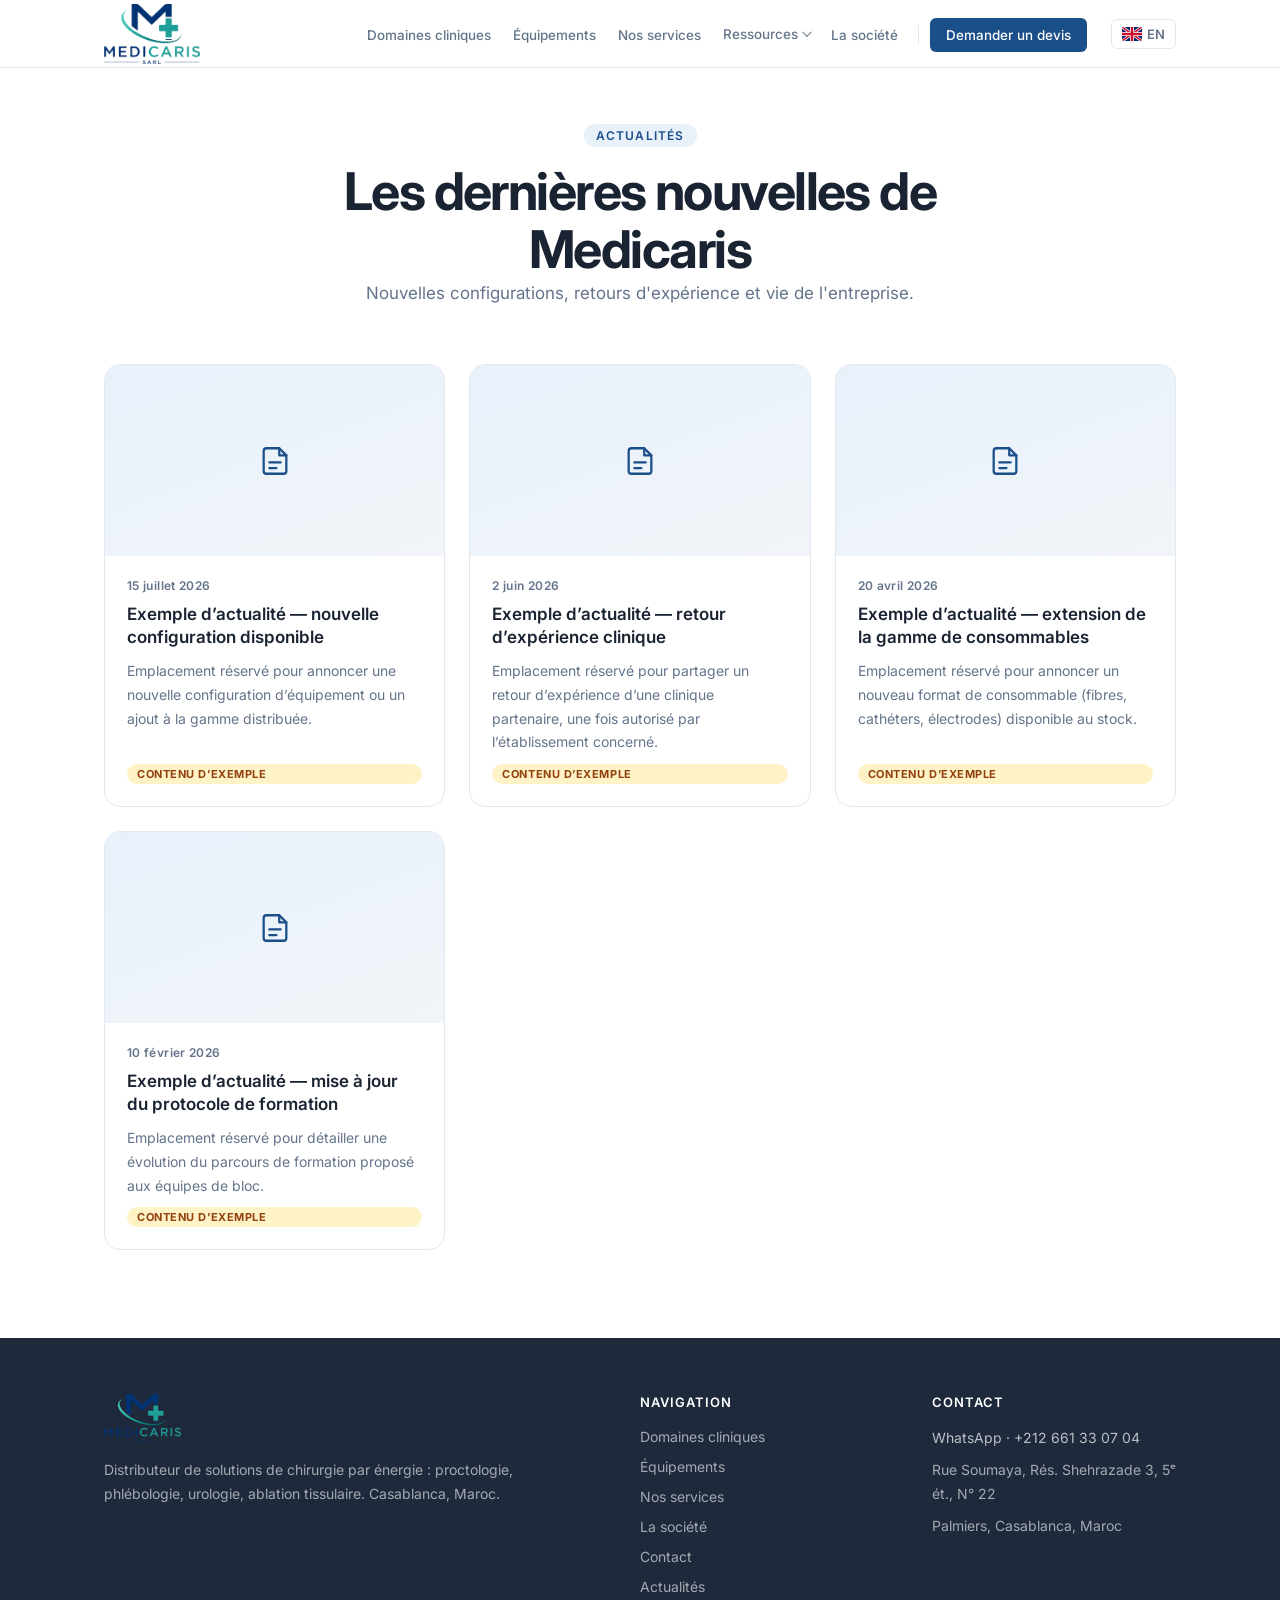
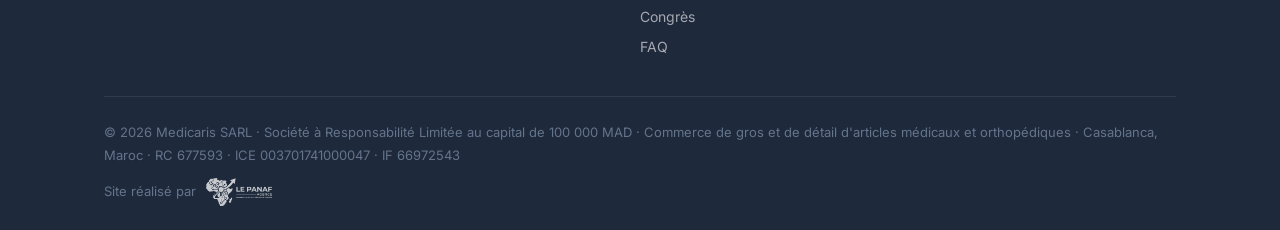
<file: actualites.html>
<!DOCTYPE html>
<html lang="fr" data-lang="fr">
<head>
  <meta charset="UTF-8" />
  <meta name="viewport" content="width=device-width, initial-scale=1.0" />
  <title>Actualités — Medicaris</title>
  <meta name="description" content="Actualités de Medicaris SARL : nouvelles configurations d'équipement, retours d'expérience clinique et vie de l'entreprise." />
  <meta name="robots" content="index, follow" />
  <link rel="canonical" href="https://medicaris.ma/actualites.html" />
  <link rel="icon" type="image/webp" href="img/logo.webp" />
  <link rel="apple-touch-icon" href="img/logo.webp" />
  <meta name="theme-color" content="#0F2A4A" />
  <meta property="og:site_name" content="Medicaris SARL" />
  <meta property="og:locale" content="fr_MA" />
  <meta property="og:title" content="Actualités — Medicaris" />
  <meta property="og:description" content="Nouvelles configurations d'équipement, retours d'expérience clinique et vie de l'entreprise." />
  <meta property="og:type" content="website" />
  <meta property="og:url" content="https://medicaris.ma/actualites.html" />
  <meta property="og:image" content="https://medicaris.ma/img/logo.webp" />
  <meta name="twitter:card" content="summary" />
  <link rel="preconnect" href="https://fonts.googleapis.com" />
  <link rel="preconnect" href="https://fonts.gstatic.com" crossorigin />
  <link href="https://fonts.googleapis.com/css2?family=Inter:wght@300;400;500;600;700;800&display=swap" rel="stylesheet" />
  <link rel="stylesheet" href="medicaris.css" />
</head>
<body>

  <!-- NAVBAR -->
  <nav class="nav" id="nav">
    <div class="nav__inner">
      <a href="index.html#hero" class="nav__logo">
        <img src="img/logo.webp" alt="Medicaris SARL" style="height:60px;width:auto;" />
      </a>
      <ul class="nav__links" id="navLinks">
        <li><a href="index.html#domaines"   data-fr="Domaines cliniques" data-en="Clinical Fields">Domaines cliniques</a></li>
        <li><a href="index.html#equipements" data-fr="Équipements"       data-en="Equipment">Équipements</a></li>
        <li><a href="index.html#services"   data-fr="Nos services"       data-en="Our Services">Nos services</a></li>
        <li class="nav__item--dropdown">
          <button class="nav__dropdown-toggle" type="button" aria-haspopup="true" aria-expanded="false" data-fr="Ressources" data-en="Resources">Ressources</button>
          <ul class="nav__dropdown">
            <li><a href="actualites.html" aria-current="page" data-fr="Actualités" data-en="News">Actualités</a></li>
            <li><a href="congres.html"    data-fr="Congrès"    data-en="Conferences">Congrès</a></li>
            <li><a href="faq.html"        data-fr="FAQ"        data-en="FAQ">FAQ</a></li>
          </ul>
        </li>
        <li><a href="index.html#societe"    data-fr="La société"         data-en="Company">La société</a></li>
        <li><a href="index.html#contact" class="nav__cta" data-fr="Demander un devis" data-en="Request a Quote">Demander un devis</a></li>
      </ul>
      <button class="lang-toggle" id="langToggle" aria-label="Passer en anglais">
        <span class="lang-toggle__fr">
          <svg class="lang-flag" viewBox="0 0 20 14" aria-hidden="true"><rect width="7" height="14" fill="#002395"/><rect x="7" width="6" height="14" fill="#fff"/><rect x="13" width="7" height="14" fill="#ED2939"/></svg>
          FR
        </span>
        <span class="lang-toggle__sep">/</span>
        <span class="lang-toggle__en">
          <svg class="lang-flag" viewBox="0 0 20 14" aria-hidden="true"><rect width="20" height="14" fill="#012169"/><path d="M0 0l20 14M20 0L0 14" stroke="#fff" stroke-width="3"/><path d="M0 0l20 14M20 0L0 14" stroke="#C8102E" stroke-width="1.5"/><path d="M10 0v14M0 7h20" stroke="#fff" stroke-width="4"/><path d="M10 0v14M0 7h20" stroke="#C8102E" stroke-width="2.5"/></svg>
          EN
        </span>
      </button>
      <button class="nav__burger" id="burger" aria-label="Menu" aria-expanded="false">
        <span></span><span></span><span></span>
      </button>
    </div>
  </nav>

  <!-- EN-TÊTE DE PAGE -->
  <section class="section" style="padding-top:calc(var(--nav-h) + 56px);">
    <div class="container">
      <div class="section-header-block">
        <div class="section-label" data-fr="Actualités" data-en="News">Actualités</div>
        <h1 data-fr="Les dernières nouvelles de Medicaris" data-en="Latest news from Medicaris">Les dernières nouvelles de Medicaris</h1>
        <p data-fr="Nouvelles configurations, retours d'expérience et vie de l'entreprise." data-en="New configurations, field feedback and company life.">
          Nouvelles configurations, retours d'expérience et vie de l'entreprise.
        </p>
      </div>
      <div class="news-grid" id="newsGrid"></div>
    </div>
  </section>

  <!-- FOOTER -->
  <footer class="footer">
    <div class="container">
      <div class="footer-top">
        <div class="footer-brand">
          <div class="footer-logo">
            <img src="img/logo.webp" alt="Medicaris SARL" style="height:48px;width:auto;border-radius:8px;" />
          </div>
          <p data-fr="Distributeur de solutions de chirurgie par énergie : proctologie, phlébologie, urologie, ablation tissulaire. Casablanca, Maroc." data-en="Distributor of energy-based surgery solutions — proctology, phlebology, urology, tissue ablation. Casablanca, Morocco.">
            Distributeur de solutions de chirurgie par énergie : proctologie, phlébologie, urologie, ablation tissulaire. Casablanca, Maroc.
          </p>
        </div>
        <div class="footer-nav">
          <h4 data-fr="Navigation" data-en="Navigation">Navigation</h4>
          <ul>
            <li><a href="index.html#domaines"    data-fr="Domaines cliniques" data-en="Clinical Fields">Domaines cliniques</a></li>
            <li><a href="index.html#equipements" data-fr="Équipements"        data-en="Equipment">Équipements</a></li>
            <li><a href="index.html#services"    data-fr="Nos services"       data-en="Our Services">Nos services</a></li>
            <li><a href="index.html#societe"     data-fr="La société"         data-en="Company">La société</a></li>
            <li><a href="index.html#contact"     data-fr="Contact"            data-en="Contact">Contact</a></li>
            <li><a href="actualites.html" data-fr="Actualités"      data-en="News">Actualités</a></li>
            <li><a href="congres.html"    data-fr="Congrès"         data-en="Conferences">Congrès</a></li>
            <li><a href="faq.html"        data-fr="FAQ"             data-en="FAQ">FAQ</a></li>
          </ul>
        </div>
        <div class="footer-contact">
          <h4 data-fr="Contact" data-en="Contact">Contact</h4>
          <p><a href="https://wa.me/212661330704" target="_blank" rel="noopener">WhatsApp · +212 661 33 07 04</a></p>
          <p data-fr="Rue Soumaya, Rés. Shehrazade 3, 5ᵉ ét., N° 22" data-en="Rue Soumaya, Res. Shehrazade 3, 5th fl., No. 22">Rue Soumaya, Rés. Shehrazade 3, 5ᵉ ét., N° 22</p>
          <p data-fr="Palmiers, Casablanca, Maroc" data-en="Palmiers, Casablanca, Morocco">Palmiers, Casablanca, Maroc</p>
        </div>
      </div>
      <div class="footer-legal">
        <p>
          © <span id="footerYear"></span> Medicaris SARL ·
          <span data-fr="Société à Responsabilité Limitée au capital de 100 000 MAD" data-en="Limited Liability Company, share capital MAD 100,000">Société à Responsabilité Limitée au capital de 100 000 MAD</span> ·
          <span data-fr="Commerce de gros et de détail d'articles médicaux et orthopédiques" data-en="Wholesale and retail trade in medical and orthopedic articles">Commerce de gros et de détail d'articles médicaux et orthopédiques</span> ·
          Casablanca, <span data-fr="Maroc" data-en="Morocco">Maroc</span> ·
          RC 677593 · ICE 003701741000047 · IF 66972543
        </p>
        <p class="footer-credit">
          <span data-fr="Site réalisé par" data-en="Website by">Site réalisé par</span>
          <a href="https://agencelepanaf.com" target="_blank" rel="noopener" class="footer-agency">
            <img src="img/logomini_le_panaf.png" alt="Agence Le Panaf" class="footer-agency__logo" />
          </a>
        </p>
      </div>
    </div>
  </footer>

  <script src="medicaris.js"></script>
  <script src="resources-data.js"></script>
  <script src="resources-render.js"></script>
</body>
</html>
</file>
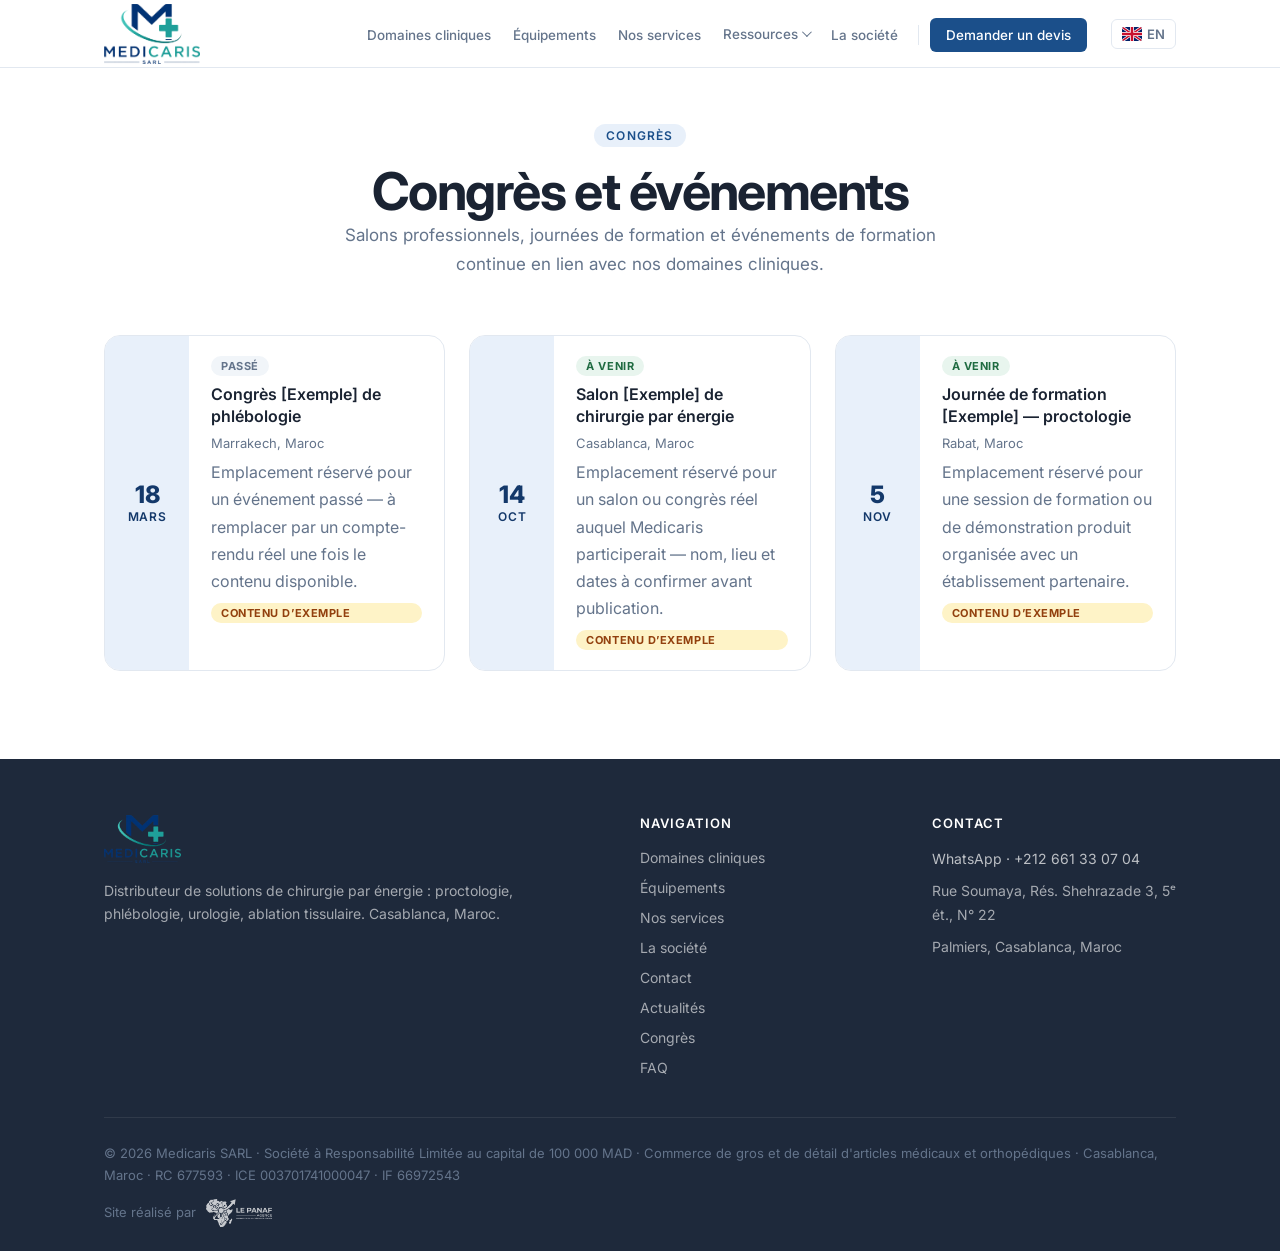
<file: congres.html>
<!DOCTYPE html>
<html lang="fr" data-lang="fr">
<head>
  <meta charset="UTF-8" />
  <meta name="viewport" content="width=device-width, initial-scale=1.0" />
  <title>Congrès — Medicaris</title>
  <meta name="description" content="Congrès et événements de formation continue auxquels participe Medicaris SARL — proctologie, phlébologie, urologie, ablation tissulaire." />
  <meta name="robots" content="index, follow" />
  <link rel="canonical" href="https://medicaris.ma/congres.html" />
  <link rel="icon" type="image/webp" href="img/logo.webp" />
  <link rel="apple-touch-icon" href="img/logo.webp" />
  <meta name="theme-color" content="#0F2A4A" />
  <meta property="og:site_name" content="Medicaris SARL" />
  <meta property="og:locale" content="fr_MA" />
  <meta property="og:title" content="Congrès — Medicaris" />
  <meta property="og:description" content="Congrès et événements de formation continue auxquels participe Medicaris SARL." />
  <meta property="og:type" content="website" />
  <meta property="og:url" content="https://medicaris.ma/congres.html" />
  <meta property="og:image" content="https://medicaris.ma/img/logo.webp" />
  <meta name="twitter:card" content="summary" />
  <link rel="preconnect" href="https://fonts.googleapis.com" />
  <link rel="preconnect" href="https://fonts.gstatic.com" crossorigin />
  <link href="https://fonts.googleapis.com/css2?family=Inter:wght@300;400;500;600;700;800&display=swap" rel="stylesheet" />
  <link rel="stylesheet" href="medicaris.css" />
</head>
<body>

  <!-- NAVBAR -->
  <nav class="nav" id="nav">
    <div class="nav__inner">
      <a href="index.html#hero" class="nav__logo">
        <img src="img/logo.webp" alt="Medicaris SARL" style="height:60px;width:auto;" />
      </a>
      <ul class="nav__links" id="navLinks">
        <li><a href="index.html#domaines"   data-fr="Domaines cliniques" data-en="Clinical Fields">Domaines cliniques</a></li>
        <li><a href="index.html#equipements" data-fr="Équipements"       data-en="Equipment">Équipements</a></li>
        <li><a href="index.html#services"   data-fr="Nos services"       data-en="Our Services">Nos services</a></li>
        <li class="nav__item--dropdown">
          <button class="nav__dropdown-toggle" type="button" aria-haspopup="true" aria-expanded="false" data-fr="Ressources" data-en="Resources">Ressources</button>
          <ul class="nav__dropdown">
            <li><a href="actualites.html" data-fr="Actualités" data-en="News">Actualités</a></li>
            <li><a href="congres.html" aria-current="page" data-fr="Congrès" data-en="Conferences">Congrès</a></li>
            <li><a href="faq.html"        data-fr="FAQ"        data-en="FAQ">FAQ</a></li>
          </ul>
        </li>
        <li><a href="index.html#societe"    data-fr="La société"         data-en="Company">La société</a></li>
        <li><a href="index.html#contact" class="nav__cta" data-fr="Demander un devis" data-en="Request a Quote">Demander un devis</a></li>
      </ul>
      <button class="lang-toggle" id="langToggle" aria-label="Passer en anglais">
        <span class="lang-toggle__fr">
          <svg class="lang-flag" viewBox="0 0 20 14" aria-hidden="true"><rect width="7" height="14" fill="#002395"/><rect x="7" width="6" height="14" fill="#fff"/><rect x="13" width="7" height="14" fill="#ED2939"/></svg>
          FR
        </span>
        <span class="lang-toggle__sep">/</span>
        <span class="lang-toggle__en">
          <svg class="lang-flag" viewBox="0 0 20 14" aria-hidden="true"><rect width="20" height="14" fill="#012169"/><path d="M0 0l20 14M20 0L0 14" stroke="#fff" stroke-width="3"/><path d="M0 0l20 14M20 0L0 14" stroke="#C8102E" stroke-width="1.5"/><path d="M10 0v14M0 7h20" stroke="#fff" stroke-width="4"/><path d="M10 0v14M0 7h20" stroke="#C8102E" stroke-width="2.5"/></svg>
          EN
        </span>
      </button>
      <button class="nav__burger" id="burger" aria-label="Menu" aria-expanded="false">
        <span></span><span></span><span></span>
      </button>
    </div>
  </nav>

  <!-- EN-TÊTE DE PAGE -->
  <section class="section" style="padding-top:calc(var(--nav-h) + 56px);">
    <div class="container">
      <div class="section-header-block">
        <div class="section-label" data-fr="Congrès" data-en="Conferences">Congrès</div>
        <h1 data-fr="Congrès et événements" data-en="Conferences and events">Congrès et événements</h1>
        <p data-fr="Salons professionnels, journées de formation et événements de formation continue en lien avec nos domaines cliniques." data-en="Professional fairs, training days and continuing-education events related to our clinical fields.">
          Salons professionnels, journées de formation et événements de formation continue en lien avec nos domaines cliniques.
        </p>
      </div>
      <div class="events-grid" id="eventsGrid"></div>
    </div>
  </section>

  <!-- FOOTER -->
  <footer class="footer">
    <div class="container">
      <div class="footer-top">
        <div class="footer-brand">
          <div class="footer-logo">
            <img src="img/logo.webp" alt="Medicaris SARL" style="height:48px;width:auto;border-radius:8px;" />
          </div>
          <p data-fr="Distributeur de solutions de chirurgie par énergie : proctologie, phlébologie, urologie, ablation tissulaire. Casablanca, Maroc." data-en="Distributor of energy-based surgery solutions — proctology, phlebology, urology, tissue ablation. Casablanca, Morocco.">
            Distributeur de solutions de chirurgie par énergie : proctologie, phlébologie, urologie, ablation tissulaire. Casablanca, Maroc.
          </p>
        </div>
        <div class="footer-nav">
          <h4 data-fr="Navigation" data-en="Navigation">Navigation</h4>
          <ul>
            <li><a href="index.html#domaines"    data-fr="Domaines cliniques" data-en="Clinical Fields">Domaines cliniques</a></li>
            <li><a href="index.html#equipements" data-fr="Équipements"        data-en="Equipment">Équipements</a></li>
            <li><a href="index.html#services"    data-fr="Nos services"       data-en="Our Services">Nos services</a></li>
            <li><a href="index.html#societe"     data-fr="La société"         data-en="Company">La société</a></li>
            <li><a href="index.html#contact"     data-fr="Contact"            data-en="Contact">Contact</a></li>
            <li><a href="actualites.html" data-fr="Actualités"      data-en="News">Actualités</a></li>
            <li><a href="congres.html"    data-fr="Congrès"         data-en="Conferences">Congrès</a></li>
            <li><a href="faq.html"        data-fr="FAQ"             data-en="FAQ">FAQ</a></li>
          </ul>
        </div>
        <div class="footer-contact">
          <h4 data-fr="Contact" data-en="Contact">Contact</h4>
          <p><a href="https://wa.me/212661330704" target="_blank" rel="noopener">WhatsApp · +212 661 33 07 04</a></p>
          <p data-fr="Rue Soumaya, Rés. Shehrazade 3, 5ᵉ ét., N° 22" data-en="Rue Soumaya, Res. Shehrazade 3, 5th fl., No. 22">Rue Soumaya, Rés. Shehrazade 3, 5ᵉ ét., N° 22</p>
          <p data-fr="Palmiers, Casablanca, Maroc" data-en="Palmiers, Casablanca, Morocco">Palmiers, Casablanca, Maroc</p>
        </div>
      </div>
      <div class="footer-legal">
        <p>
          © <span id="footerYear"></span> Medicaris SARL ·
          <span data-fr="Société à Responsabilité Limitée au capital de 100 000 MAD" data-en="Limited Liability Company, share capital MAD 100,000">Société à Responsabilité Limitée au capital de 100 000 MAD</span> ·
          <span data-fr="Commerce de gros et de détail d'articles médicaux et orthopédiques" data-en="Wholesale and retail trade in medical and orthopedic articles">Commerce de gros et de détail d'articles médicaux et orthopédiques</span> ·
          Casablanca, <span data-fr="Maroc" data-en="Morocco">Maroc</span> ·
          RC 677593 · ICE 003701741000047 · IF 66972543
        </p>
        <p class="footer-credit">
          <span data-fr="Site réalisé par" data-en="Website by">Site réalisé par</span>
          <a href="https://agencelepanaf.com" target="_blank" rel="noopener" class="footer-agency">
            <img src="img/logomini_le_panaf.png" alt="Agence Le Panaf" class="footer-agency__logo" />
          </a>
        </p>
      </div>
    </div>
  </footer>

  <script src="medicaris.js"></script>
  <script src="resources-data.js"></script>
  <script src="resources-render.js"></script>
</body>
</html>
</file>
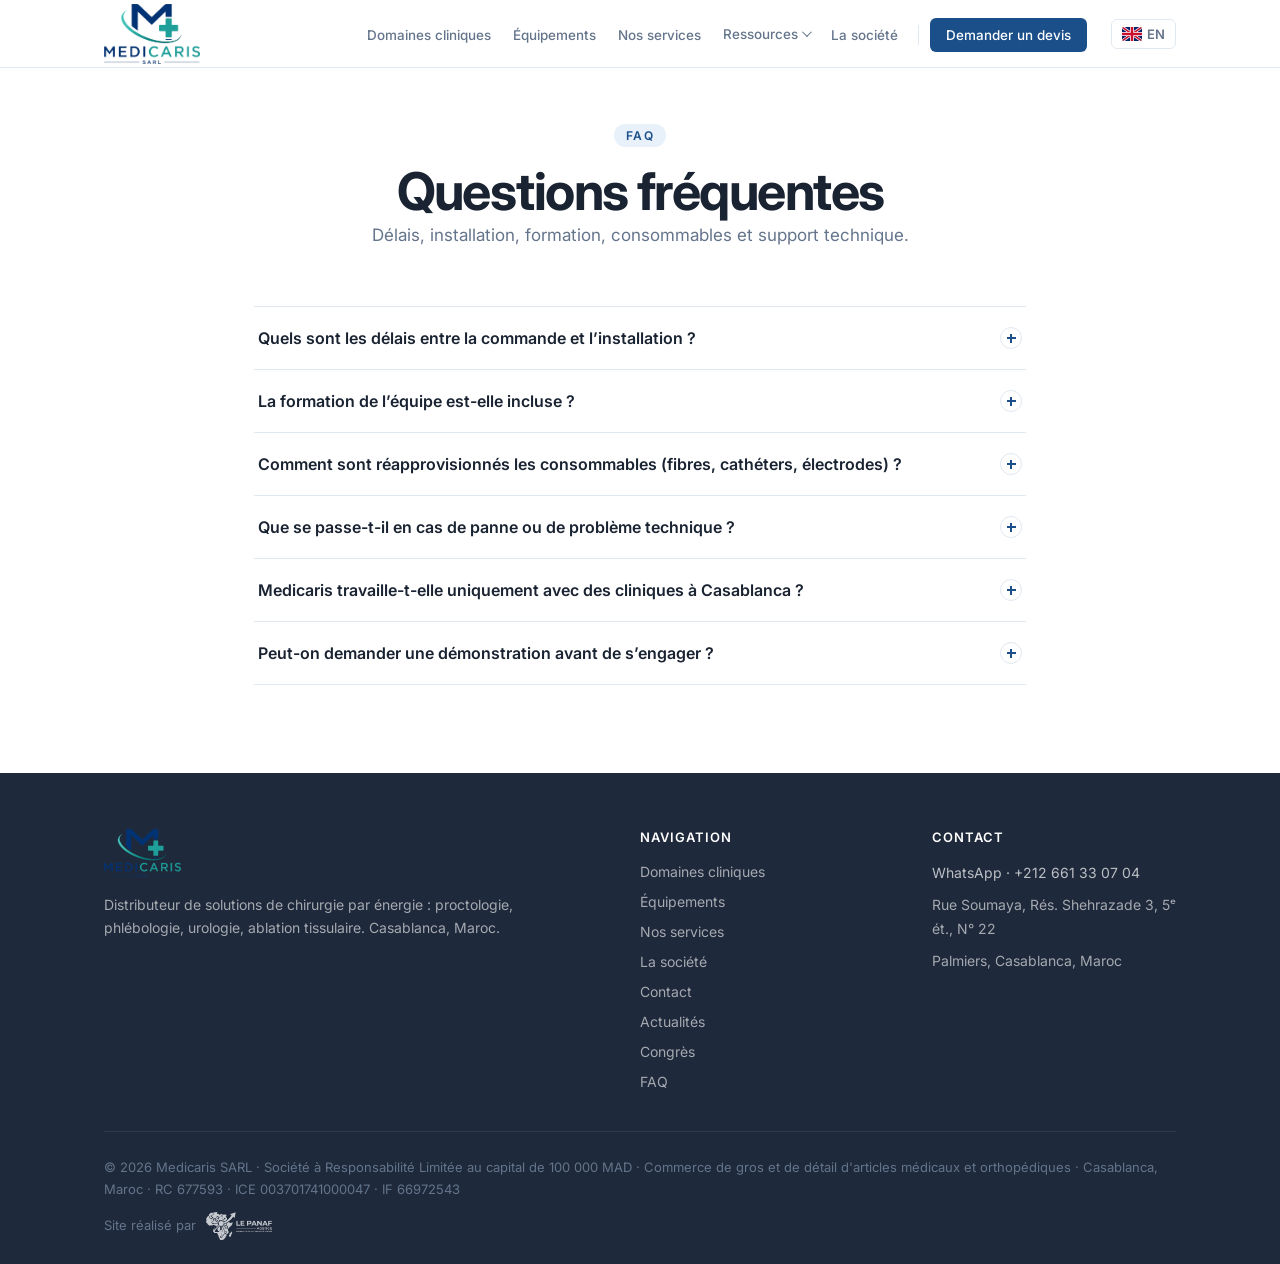
<file: faq.html>
<!DOCTYPE html>
<html lang="fr" data-lang="fr">
<head>
  <meta charset="UTF-8" />
  <meta name="viewport" content="width=device-width, initial-scale=1.0" />
  <title>FAQ — Medicaris</title>
  <meta name="description" content="Questions fréquentes sur les équipements, l'installation, la formation et les consommables distribués par Medicaris SARL." />
  <meta name="robots" content="index, follow" />
  <link rel="canonical" href="https://medicaris.ma/faq.html" />
  <link rel="icon" type="image/webp" href="img/logo.webp" />
  <link rel="apple-touch-icon" href="img/logo.webp" />
  <meta name="theme-color" content="#0F2A4A" />
  <meta property="og:site_name" content="Medicaris SARL" />
  <meta property="og:locale" content="fr_MA" />
  <meta property="og:title" content="FAQ — Medicaris" />
  <meta property="og:description" content="Questions fréquentes sur les équipements, l'installation, la formation et les consommables." />
  <meta property="og:type" content="website" />
  <meta property="og:url" content="https://medicaris.ma/faq.html" />
  <meta property="og:image" content="https://medicaris.ma/img/logo.webp" />
  <meta name="twitter:card" content="summary" />
  <link rel="preconnect" href="https://fonts.googleapis.com" />
  <link rel="preconnect" href="https://fonts.gstatic.com" crossorigin />
  <link href="https://fonts.googleapis.com/css2?family=Inter:wght@300;400;500;600;700;800&display=swap" rel="stylesheet" />
  <link rel="stylesheet" href="medicaris.css" />
</head>
<body>

  <!-- NAVBAR -->
  <nav class="nav" id="nav">
    <div class="nav__inner">
      <a href="index.html#hero" class="nav__logo">
        <img src="img/logo.webp" alt="Medicaris SARL" style="height:60px;width:auto;" />
      </a>
      <ul class="nav__links" id="navLinks">
        <li><a href="index.html#domaines"   data-fr="Domaines cliniques" data-en="Clinical Fields">Domaines cliniques</a></li>
        <li><a href="index.html#equipements" data-fr="Équipements"       data-en="Equipment">Équipements</a></li>
        <li><a href="index.html#services"   data-fr="Nos services"       data-en="Our Services">Nos services</a></li>
        <li class="nav__item--dropdown">
          <button class="nav__dropdown-toggle" type="button" aria-haspopup="true" aria-expanded="false" data-fr="Ressources" data-en="Resources">Ressources</button>
          <ul class="nav__dropdown">
            <li><a href="actualites.html" data-fr="Actualités" data-en="News">Actualités</a></li>
            <li><a href="congres.html"    data-fr="Congrès"    data-en="Conferences">Congrès</a></li>
            <li><a href="faq.html" aria-current="page" data-fr="FAQ" data-en="FAQ">FAQ</a></li>
          </ul>
        </li>
        <li><a href="index.html#societe"    data-fr="La société"         data-en="Company">La société</a></li>
        <li><a href="index.html#contact" class="nav__cta" data-fr="Demander un devis" data-en="Request a Quote">Demander un devis</a></li>
      </ul>
      <button class="lang-toggle" id="langToggle" aria-label="Passer en anglais">
        <span class="lang-toggle__fr">
          <svg class="lang-flag" viewBox="0 0 20 14" aria-hidden="true"><rect width="7" height="14" fill="#002395"/><rect x="7" width="6" height="14" fill="#fff"/><rect x="13" width="7" height="14" fill="#ED2939"/></svg>
          FR
        </span>
        <span class="lang-toggle__sep">/</span>
        <span class="lang-toggle__en">
          <svg class="lang-flag" viewBox="0 0 20 14" aria-hidden="true"><rect width="20" height="14" fill="#012169"/><path d="M0 0l20 14M20 0L0 14" stroke="#fff" stroke-width="3"/><path d="M0 0l20 14M20 0L0 14" stroke="#C8102E" stroke-width="1.5"/><path d="M10 0v14M0 7h20" stroke="#fff" stroke-width="4"/><path d="M10 0v14M0 7h20" stroke="#C8102E" stroke-width="2.5"/></svg>
          EN
        </span>
      </button>
      <button class="nav__burger" id="burger" aria-label="Menu" aria-expanded="false">
        <span></span><span></span><span></span>
      </button>
    </div>
  </nav>

  <!-- EN-TÊTE DE PAGE -->
  <section class="section" style="padding-top:calc(var(--nav-h) + 56px);">
    <div class="container" style="max-width:820px;">
      <div class="section-header-block">
        <div class="section-label" data-fr="FAQ" data-en="FAQ">FAQ</div>
        <h1 data-fr="Questions fréquentes" data-en="Frequently asked questions">Questions fréquentes</h1>
        <p data-fr="Délais, installation, formation, consommables et support technique." data-en="Lead times, installation, training, consumables and technical support.">
          Délais, installation, formation, consommables et support technique.
        </p>
      </div>
      <div class="faq-list" id="faqList"></div>
    </div>
  </section>

  <!-- FOOTER -->
  <footer class="footer">
    <div class="container">
      <div class="footer-top">
        <div class="footer-brand">
          <div class="footer-logo">
            <img src="img/logo.webp" alt="Medicaris SARL" style="height:48px;width:auto;border-radius:8px;" />
          </div>
          <p data-fr="Distributeur de solutions de chirurgie par énergie : proctologie, phlébologie, urologie, ablation tissulaire. Casablanca, Maroc." data-en="Distributor of energy-based surgery solutions — proctology, phlebology, urology, tissue ablation. Casablanca, Morocco.">
            Distributeur de solutions de chirurgie par énergie : proctologie, phlébologie, urologie, ablation tissulaire. Casablanca, Maroc.
          </p>
        </div>
        <div class="footer-nav">
          <h4 data-fr="Navigation" data-en="Navigation">Navigation</h4>
          <ul>
            <li><a href="index.html#domaines"    data-fr="Domaines cliniques" data-en="Clinical Fields">Domaines cliniques</a></li>
            <li><a href="index.html#equipements" data-fr="Équipements"        data-en="Equipment">Équipements</a></li>
            <li><a href="index.html#services"    data-fr="Nos services"       data-en="Our Services">Nos services</a></li>
            <li><a href="index.html#societe"     data-fr="La société"         data-en="Company">La société</a></li>
            <li><a href="index.html#contact"     data-fr="Contact"            data-en="Contact">Contact</a></li>
            <li><a href="actualites.html" data-fr="Actualités"      data-en="News">Actualités</a></li>
            <li><a href="congres.html"    data-fr="Congrès"         data-en="Conferences">Congrès</a></li>
            <li><a href="faq.html"        data-fr="FAQ"             data-en="FAQ">FAQ</a></li>
          </ul>
        </div>
        <div class="footer-contact">
          <h4 data-fr="Contact" data-en="Contact">Contact</h4>
          <p><a href="https://wa.me/212661330704" target="_blank" rel="noopener">WhatsApp · +212 661 33 07 04</a></p>
          <p data-fr="Rue Soumaya, Rés. Shehrazade 3, 5ᵉ ét., N° 22" data-en="Rue Soumaya, Res. Shehrazade 3, 5th fl., No. 22">Rue Soumaya, Rés. Shehrazade 3, 5ᵉ ét., N° 22</p>
          <p data-fr="Palmiers, Casablanca, Maroc" data-en="Palmiers, Casablanca, Morocco">Palmiers, Casablanca, Maroc</p>
        </div>
      </div>
      <div class="footer-legal">
        <p>
          © <span id="footerYear"></span> Medicaris SARL ·
          <span data-fr="Société à Responsabilité Limitée au capital de 100 000 MAD" data-en="Limited Liability Company, share capital MAD 100,000">Société à Responsabilité Limitée au capital de 100 000 MAD</span> ·
          <span data-fr="Commerce de gros et de détail d'articles médicaux et orthopédiques" data-en="Wholesale and retail trade in medical and orthopedic articles">Commerce de gros et de détail d'articles médicaux et orthopédiques</span> ·
          Casablanca, <span data-fr="Maroc" data-en="Morocco">Maroc</span> ·
          RC 677593 · ICE 003701741000047 · IF 66972543
        </p>
        <p class="footer-credit">
          <span data-fr="Site réalisé par" data-en="Website by">Site réalisé par</span>
          <a href="https://agencelepanaf.com" target="_blank" rel="noopener" class="footer-agency">
            <img src="img/logomini_le_panaf.png" alt="Agence Le Panaf" class="footer-agency__logo" />
          </a>
        </p>
      </div>
    </div>
  </footer>

  <script src="medicaris.js"></script>
  <script src="resources-data.js"></script>
  <script src="resources-render.js"></script>
</body>
</html>
</file>
<file: medicaris.css>
/* ============================================================
   MEDICARIS — Design System
   Bleu médical professionnel + blanc + vert accent
   ============================================================ */

:root {
  --blue:       #1B4F8A;
  --blue-dark:  #13386A;
  --blue-light: #E8F0FA;
  --blue-mid:   #2563EB;
  --green:      #2E8B57;
  --green-light:#E8F5EE;
  --white:      #FFFFFF;
  --gray-50:    #F8FAFC;
  --gray-100:   #F1F5F9;
  --gray-200:   #E2E8F0;
  --gray-400:   #94A3B8;
  --gray-600:   #475569;
  --gray-800:   #1E293B;
  --text:       #1A2332;
  --text-muted: #64748B;
  --radius:     10px;
  --radius-lg:  16px;
  --shadow-sm:  0 1px 2px rgba(15,23,42,.05);
  --shadow:     0 1px 2px rgba(15,23,42,.04), 0 4px 12px rgba(15,23,42,.06);
  --shadow-lg:  0 8px 24px rgba(15,23,42,.08);
  --border:     var(--gray-200);
  --nav-h:      68px;
  --font:       'Inter', system-ui, -apple-system, sans-serif;
}

/* ── Reset ── */
*, *::before, *::after { box-sizing: border-box; margin: 0; padding: 0; }
html { scroll-behavior: smooth; font-size: 16px; }
body { font-family: var(--font); color: var(--text); background: var(--white); -webkit-font-smoothing: antialiased; }
img, svg { display: block; max-width: 100%; }
a { color: inherit; text-decoration: none; }
ul { list-style: none; }
button { cursor: pointer; border: none; background: none; font-family: inherit; }

/* ── Typography ── */
h1 { font-size: clamp(2rem, 5vw, 3.25rem); font-weight: 700; line-height: 1.12; letter-spacing: -.03em; }
h2 { font-size: clamp(1.5rem, 3.5vw, 2.25rem); font-weight: 700; line-height: 1.2; letter-spacing: -.02em; }
h3 { font-size: 1.125rem; font-weight: 600; line-height: 1.35; }
p  { line-height: 1.7; color: var(--text-muted); }

/* ── Utilities ── */
.container { max-width: 1120px; margin: 0 auto; padding: 0 24px; }

.btn {
  display: inline-flex; align-items: center; gap: 8px;
  padding: 13px 28px; border-radius: 8px;
  font-size: .9375rem; font-weight: 600; line-height: 1;
  transition: all .18s ease; white-space: nowrap;
}
.btn--primary {
  background: var(--blue); color: var(--white);
  box-shadow: 0 2px 8px rgba(27,79,138,.3);
}
.btn--primary:hover { background: var(--blue-dark); box-shadow: 0 4px 16px rgba(27,79,138,.35); transform: translateY(-1px); }
.btn--outline {
  background: transparent; color: var(--blue);
  border: 2px solid var(--blue);
}
.btn--outline:hover { background: var(--blue); color: var(--white); }
.btn--full { width: 100%; justify-content: center; }

.section { padding: 88px 0; }
.section--alt { background: var(--gray-50); }

.section-label {
  display: inline-block;
  font-size: .75rem; font-weight: 600; letter-spacing: .1em; text-transform: uppercase;
  color: var(--blue); background: var(--blue-light);
  padding: 4px 12px; border-radius: 100px; margin-bottom: 16px;
}

.section-header-block { text-align: center; max-width: 640px; margin: 0 auto 56px; }
.section-header-block h2 { margin-bottom: 16px; }
.section-header-block p { font-size: 1.0625rem; }

.placeholder-text { color: var(--gray-400); font-style: italic; }

/* ============================================================
   NAVBAR
   ============================================================ */
.nav {
  position: fixed; top: 0; left: 0; right: 0; z-index: 100;
  height: var(--nav-h);
  background: rgba(255,255,255,.95);
  backdrop-filter: blur(12px);
  border-bottom: 1px solid var(--gray-200);
  transition: box-shadow .2s;
}
.nav.scrolled { box-shadow: var(--shadow); }
.nav__inner {
  max-width: 1120px; margin: 0 auto; padding: 0 24px;
  height: 100%; display: flex; align-items: center; gap: 24px;
}
.nav__logo {
  display: flex; align-items: center; gap: 10px;
  flex-shrink: 0;
}
.nav__logo-mark {
  width: 36px; height: 36px;
  background: var(--blue); color: var(--white);
  border-radius: 8px;
  display: flex; align-items: center; justify-content: center;
  font-size: 1.125rem; font-weight: 800; letter-spacing: -.02em;
}
.nav__logo-text { font-size: 1.0625rem; font-weight: 700; color: var(--text); }

.nav__links {
  display: flex; align-items: center; gap: 2px; margin-left: auto;
}
.nav__links a {
  font-size: .84rem; font-weight: 500; color: var(--text-muted);
  padding: 8px 10px; border-radius: 6px;
  white-space: nowrap;
  transition: color .15s, background .15s;
}
.nav__links a:hover { color: var(--blue); background: var(--blue-light); }
.nav__links a.nav__cta {
  background: var(--blue); color: var(--white);
  padding: 9px 16px; margin-left: 20px;
  position: relative;
}
.nav__links a.nav__cta::before {
  content: ''; position: absolute; left: -12px; top: 50%;
  transform: translateY(-50%);
  width: 1px; height: 20px; background: var(--gray-200);
}
.nav__links a.nav__cta:hover { background: var(--blue-dark); }

.lang-toggle__fr,
.lang-toggle__en { display: inline-flex; align-items: center; gap: 5px; }

.lang-toggle {
  display: flex; align-items: center; gap: 4px;
  padding: 6px 10px; border-radius: 6px;
  border: 1.5px solid var(--gray-200);
  font-size: .8125rem; font-weight: 600; color: var(--text-muted);
  white-space: nowrap;
  transition: all .15s;
  flex-shrink: 0;
}
.lang-toggle:hover { border-color: var(--blue); color: var(--blue); }
.lang-toggle__sep { display: none; }
.lang-flag { width: 20px; height: 14px; border-radius: 2px; flex-shrink: 0; }

/* N'affiche que la langue vers laquelle on peut basculer, pas la langue active */
[data-lang="fr"] .lang-toggle__fr { display: none; }
[data-lang="en"] .lang-toggle__en { display: none; }

.nav__burger {
  display: none; flex-direction: column; gap: 5px;
  padding: 8px; border-radius: 6px;
}
.nav__burger span {
  display: block; width: 22px; height: 2px;
  background: var(--text); border-radius: 2px;
  transition: all .2s;
}

/* ============================================================
   HERO
   ============================================================ */
.hero {
  min-height: 92vh;
  padding-top: var(--nav-h);
  display: flex; align-items: center;
  border-bottom: 1px solid var(--border);
  position: relative; overflow: hidden;
}

/* Couche média (image aujourd'hui, vidéo plus tard sans changer le reste) :
   .hero__media-el est la règle commune à l'<img> et au futur <video> — le
   swap se limite à changer la balise dans le HTML. */
.hero__media { position: absolute; inset: 0; z-index: 0; }
.hero__media-el {
  width: 100%; height: 100%;
  object-fit: cover; object-position: center;
  display: block;
}
.hero__media-overlay {
  position: absolute; inset: 0;
  background: linear-gradient(180deg, rgba(12,37,68,.4) 0%, rgba(12,37,68,.68) 100%);
}

.hero__inner {
  max-width: 1120px; margin: 0 auto; padding: 72px 24px;
  position: relative; z-index: 2;
}

.hero__title { color: var(--white); margin-bottom: 24px; }
.hero__title em { font-style: normal; color: var(--blue-light); }

.hero__sub {
  color: rgba(255,255,255,.82);
  font-size: 1.125rem; line-height: 1.65;
  max-width: none;
  margin-bottom: 40px;
}
.hero__sub-star {
  display: inline-flex; vertical-align: -2px;
  margin: 0 6px;
  color: rgba(255,255,255,.55);
}
.hero__sub-star svg { width: 14px; height: 14px; }

.hero__actions { display: flex; gap: 14px; flex-wrap: wrap; margin-bottom: 56px; }
.hero .btn--outline { border-color: rgba(255,255,255,.55); color: var(--white); }
.hero .btn--outline:hover { background: var(--white); color: var(--blue-dark); }

.hero__trust { display: flex; gap: 24px; flex-wrap: wrap; }
.hero__trust .trust-item { color: rgba(255,255,255,.75); }
.hero__trust .trust-item svg { color: var(--white); }
.trust-item {
  display: flex; align-items: center; gap: 8px;
  color: var(--text-muted); font-size: .875rem; font-weight: 500;
}
.trust-item svg { width: 18px; height: 18px; flex-shrink: 0; color: var(--blue); }

/* ============================================================
   ABOUT
   ============================================================ */
.about-grid {
  display: grid; grid-template-columns: 1fr 1fr; gap: 64px; align-items: start;
}
.about-text h2 { margin-bottom: 20px; }
.about-text p { margin-bottom: 18px; }

.legal-box {
  margin-top: 32px;
  border: 1.5px solid var(--gray-200);
  border-radius: var(--radius-lg); overflow: hidden;
}
.legal-box__title {
  background: var(--blue); color: var(--white);
  padding: 12px 20px;
  font-size: .8125rem; font-weight: 600; letter-spacing: .05em; text-transform: uppercase;
}
.legal-table { width: 100%; border-collapse: collapse; }
.legal-table td {
  padding: 10px 20px;
  font-size: .875rem; border-bottom: 1px solid var(--gray-200);
}
.legal-table tr:last-child td { border-bottom: none; }
.legal-table td:first-child { color: var(--text-muted); font-weight: 500; width: 42%; background: var(--gray-50); }
.legal-table td:last-child { color: var(--text); font-weight: 400; }

.about-cards {
  display: grid; grid-template-columns: 1fr 1fr; gap: 16px;
  align-self: center;
}
.stat-card {
  background: var(--white); border: 1px solid var(--border);
  border-radius: var(--radius-lg); padding: 24px;
  box-shadow: none;
  display: flex; flex-direction: column; gap: 12px;
  transition: box-shadow .2s, border-color .2s;
}
.stat-card:hover { box-shadow: var(--shadow); border-color: var(--blue-light); }
.stat-card__icon { width: 40px; height: 40px; color: var(--blue); }
.stat-card__icon svg { width: 40px; height: 40px; }
.stat-card__num { font-size: 1.75rem; font-weight: 800; color: var(--blue); letter-spacing: -.03em; }
.stat-card__label { font-size: .8125rem; font-weight: 500; color: var(--text-muted); }

/* ============================================================
   PRODUCTS
   ============================================================ */
.products-grid {
  display: grid; grid-template-columns: repeat(4, 1fr); gap: 20px;
}
.product-card {
  background: var(--white); border: 1.5px solid var(--gray-200);
  border-radius: var(--radius-lg); padding: 28px 24px;
  display: flex; flex-direction: column; gap: 14px;
  transition: all .2s;
}
.product-card:hover { box-shadow: var(--shadow-lg); border-color: transparent; transform: translateY(-2px); }

.product-card__icon {
  width: 52px; height: 52px; border-radius: 12px;
  display: flex; align-items: center; justify-content: center;
}
.product-card__icon svg { width: 26px; height: 26px; }
.product-card__icon--blue { background: var(--blue-light); color: var(--blue); }
.product-card__icon--green { background: var(--green-light); color: var(--green); }

.product-card h3 { color: var(--text); }
.product-card p { font-size: .875rem; flex: 1; }
.product-card__link {
  font-size: .875rem; font-weight: 600; color: var(--blue);
  margin-top: auto;
  transition: gap .15s;
}
.product-card__link:hover { color: var(--blue-dark); }

/* ============================================================
   MARKET
   ============================================================ */
.market-grid {
  display: grid; grid-template-columns: 1fr 1fr; gap: 64px; align-items: center;
}
.market-text h2 { margin-bottom: 16px; }
.market-text > p { margin-bottom: 28px; }

.market-list { display: flex; flex-direction: column; gap: 12px; }
.market-list li { display: flex; align-items: flex-start; gap: 10px; }
.market-list svg { width: 18px; height: 18px; color: var(--green); flex-shrink: 0; margin-top: 2px; }
.market-list span { font-size: .9375rem; color: var(--text-muted); }

.market-card {
  background: var(--white); border-radius: var(--radius-lg);
  padding: 36px; box-shadow: var(--shadow-lg);
  border: 1.5px solid var(--gray-200);
}
.market-card__flag { font-size: 2.5rem; margin-bottom: 16px; }
.market-card h3 { font-size: 1.125rem; margin-bottom: 24px; color: var(--text); }

.market-stats { display: grid; grid-template-columns: repeat(3, 1fr); gap: 16px; margin-bottom: 24px; }
.market-stat { text-align: center; }
.market-stat__num { font-size: 1.375rem; font-weight: 800; color: var(--blue); letter-spacing: -.02em; }
.market-stat__label { font-size: .75rem; color: var(--text-muted); font-weight: 500; margin-top: 2px; }

.market-card__note { font-size: .875rem; color: var(--text-muted); line-height: 1.6; border-top: 1px solid var(--gray-200); padding-top: 20px; }

/* ============================================================
   CONTACT
   ============================================================ */
.contact-grid { display: grid; grid-template-columns: 1fr 1fr; gap: 48px; align-items: start; }

.contact-channels { display: flex; flex-direction: column; gap: 16px; }
.contact-channel {
  display: flex; align-items: center; gap: 16px;
  padding: 20px; border-radius: var(--radius-lg);
  border: 1.5px solid var(--gray-200);
  background: var(--white);
  transition: all .2s;
}
.contact-channel:not(.contact-channel--static):hover { border-color: var(--blue); box-shadow: var(--shadow); transform: translateX(4px); }

.contact-channel__icon {
  width: 48px; height: 48px; flex-shrink: 0; border-radius: 12px;
  display: flex; align-items: center; justify-content: center;
}
.contact-channel__icon svg { width: 22px; height: 22px; }
.contact-channel__icon--blue { background: var(--blue-light); color: var(--blue); }
.contact-channel__icon--green { background: var(--green-light); color: var(--green); }

.contact-channel__label { font-size: .8125rem; font-weight: 500; color: var(--text-muted); margin-bottom: 3px; }
.contact-channel__value { font-size: .9375rem; font-weight: 600; color: var(--text); }

.contact-form {
  background: var(--gray-50); border: 1.5px solid var(--gray-200);
  border-radius: var(--radius-lg); padding: 36px;
  display: flex; flex-direction: column; gap: 20px;
}
.form-row { display: flex; flex-direction: column; gap: 6px; }
.form-row label { font-size: .875rem; font-weight: 600; color: var(--text); }
.form-row input, .form-row textarea {
  padding: 11px 14px; border-radius: 8px;
  border: 1.5px solid var(--gray-200);
  font-size: .9375rem; font-family: var(--font); color: var(--text);
  background: var(--white);
  transition: border-color .15s, box-shadow .15s;
  width: 100%; resize: vertical;
}
.form-row input:focus, .form-row textarea:focus {
  outline: none; border-color: var(--blue);
  box-shadow: 0 0 0 3px rgba(27,79,138,.12);
}
.form-note { font-size: .8125rem; color: var(--text-muted); text-align: center; }

/* ============================================================
   FOOTER
   ============================================================ */
.footer { background: var(--gray-800); color: rgba(255,255,255,.7); }
.footer-top {
  display: grid; grid-template-columns: 2fr 1fr 1fr; gap: 48px;
  padding: 56px 0 40px;
  border-bottom: 1px solid rgba(255,255,255,.08);
}
.footer-brand .footer-logo { display: flex; align-items: center; gap: 10px; margin-bottom: 16px; }
.footer-brand .nav__logo-mark { background: rgba(255,255,255,.15); }
.footer-brand .nav__logo-text { color: var(--white); }
.footer-brand p { font-size: .875rem; line-height: 1.65; color: rgba(255,255,255,.6); }

.footer-nav h4, .footer-contact h4 {
  font-size: .8125rem; font-weight: 600; text-transform: uppercase; letter-spacing: .08em;
  color: var(--white); margin-bottom: 16px;
}
.footer-nav ul { display: flex; flex-direction: column; gap: 10px; }
.footer-nav a { font-size: .875rem; color: rgba(255,255,255,.6); transition: color .15s; }
.footer-nav a:hover { color: var(--white); }
.footer-contact p { font-size: .875rem; color: rgba(255,255,255,.6); margin-bottom: 8px; }
.footer-contact a { color: rgba(255,255,255,.7); transition: color .15s; }
.footer-contact a:hover { color: var(--white); }

.footer-legal {
  display: flex; justify-content: space-between; align-items: center;
  padding: 24px 0;
  flex-wrap: wrap; gap: 12px;
  font-size: .8125rem; color: rgba(255,255,255,.4);
}
.footer-credit a { color: rgba(255,255,255,.5); transition: color .15s; }
.footer-credit a:hover { color: var(--white); }
.footer-agency { display: inline-flex; align-items: center; vertical-align: middle; margin-left: 6px; }
.footer-agency__logo { height: 28px; width: auto; opacity: .75; transition: opacity .15s; filter: brightness(0) invert(1); }
.footer-agency:hover .footer-agency__logo { opacity: 1; }

/* ============================================================
   RESPONSIVE — Tablet
   ============================================================ */
@media (max-width: 900px) {
  .products-grid { grid-template-columns: repeat(2, 1fr); }
  .about-grid { grid-template-columns: 1fr; gap: 48px; }
  .market-grid { grid-template-columns: 1fr; gap: 40px; }
  .contact-grid { grid-template-columns: 1fr; }
  .footer-top { grid-template-columns: 1fr 1fr; }
  .footer-brand { grid-column: 1 / -1; }
}

/* ============================================================
   RESPONSIVE — Mobile
   ============================================================ */
@media (max-width: 640px) {
  .section { padding: 56px 0; }
  .nav__links { display: none; flex-direction: column; align-items: stretch; gap: 4px; padding: 16px; }
  .nav__links.is-open {
    display: flex; position: fixed; top: var(--nav-h); left: 0; right: 0;
    background: var(--white); border-bottom: 1px solid var(--gray-200);
    box-shadow: var(--shadow);
    max-height: calc(100vh - var(--nav-h)); overflow-y: auto;
    z-index: 99;
  }
  .nav__links > li { width: 100%; }
  .nav__links a { display: block; width: 100%; padding: 12px 16px; border-radius: 8px; font-size: 1rem; white-space: normal; }
  .nav__links a.nav__cta { margin-left: 0; text-align: center; }
  .nav__burger { display: flex; order: 2; }
  .lang-toggle { order: 1; margin-left: auto; }

  .hero { min-height: auto; padding-top: 0; }
  .hero__inner { padding: 100px 24px 56px; }
  .hero__actions { flex-direction: column; }
  .hero__trust { gap: 16px; }

  .about-cards { grid-template-columns: 1fr 1fr; }
  .products-grid { grid-template-columns: 1fr; }
  .market-stats { grid-template-columns: repeat(3, 1fr); gap: 8px; }
  .footer-top { grid-template-columns: 1fr; gap: 32px; padding: 40px 0 28px; }
  .footer-legal { flex-direction: column; text-align: center; }
  .contact-form { padding: 24px; }
}

/* ============================================================
   V2 — SPÉCIALISTE CHIRURGIE PAR ÉNERGIE
   Composants ajoutés : domaines cliniques, fiches équipement,
   spécifications techniques, parcours de service.
   ============================================================ */

/* ── Domaines cliniques ── */
.solutions-grid {
  display: grid; grid-template-columns: repeat(2, 1fr); gap: 24px;
}
.solution-card {
  background: var(--white);
  border: 1px solid var(--border);
  border-radius: var(--radius-lg);
  padding: 32px 28px 28px;
  box-shadow: none;
  display: flex; flex-direction: column;
  transition: box-shadow .2s, transform .2s, border-color .2s;
}
.solution-card:hover {
  box-shadow: var(--shadow-lg);
  transform: translateY(-3px);
  border-color: var(--blue-light);
}
.solution-card__icon {
  width: 52px; height: 52px; border-radius: 13px;
  background: var(--blue-light); color: var(--blue);
  display: flex; align-items: center; justify-content: center;
  margin-bottom: 20px;
}
.solution-card__icon svg { width: 27px; height: 27px; }
.solution-card__tag {
  font-size: .75rem; font-weight: 700; letter-spacing: .09em; text-transform: uppercase;
  color: var(--green); margin-bottom: 8px;
}
.solution-card h3 { margin-bottom: 12px; color: var(--text); }
.solution-card p { font-size: .9375rem; flex-grow: 1; }
.solution-card__who {
  margin-top: 20px; padding-top: 16px;
  border-top: 1px solid var(--gray-200);
  font-size: .8125rem; font-weight: 500; color: var(--blue);
}

/* ── Fiche équipement ── */
.device {
  display: grid; grid-template-columns: 400px 1fr; gap: 44px;
  align-items: start;
  padding: 44px 0;
  border-top: 1px solid var(--gray-200);
}
.device:first-of-type { border-top: none; padding-top: 8px; }
.device--reverse .device__visual { order: 2; }
.device--reverse .device__body   { order: 1; }

.device__visual {
  position: relative;
  border-radius: var(--radius-lg);
  background: linear-gradient(160deg, var(--gray-100) 0%, var(--blue-light) 100%);
  border: 1px solid var(--gray-200);
  padding: 18px;
  position: sticky; top: calc(var(--nav-h) + 24px);
}
.device__visual--dark {
  background: linear-gradient(160deg, #12263F 0%, #1B4F8A 100%);
  border-color: #12263F;
}
.device__visual svg { width: 100%; height: auto; }
.device__brandline {
  position: absolute; left: 26px; bottom: 20px;
  font-size: .8125rem; font-weight: 800; letter-spacing: .22em;
  color: rgba(255,255,255,.55); text-transform: uppercase;
}
.device__brandline--light { color: var(--gray-400); }

.device__eyebrow {
  font-size: .75rem; font-weight: 600; letter-spacing: .05em;
  color: var(--text-muted); text-transform: uppercase;
  margin-bottom: 8px;
}
.device__name {
  font-size: 1.75rem; font-weight: 800; letter-spacing: -.02em;
  color: var(--blue); margin-bottom: 14px; line-height: 1.15;
}
.device__body > p { font-size: .9688rem; margin-bottom: 18px; }

.chips { display: flex; flex-wrap: wrap; gap: 8px; margin-bottom: 22px; }
.chip {
  font-size: .8125rem; font-weight: 600;
  padding: 6px 13px; border-radius: 100px;
  background: var(--green-light); color: #1F6B41;
}

.spec { width: 100%; border-collapse: collapse; font-size: .875rem; }
.spec tr { border-bottom: 1px solid var(--gray-200); }
.spec tr:first-child { border-top: 1px solid var(--gray-200); }
.spec th {
  text-align: left; font-weight: 500; color: var(--text-muted);
  padding: 10px 16px 10px 0; width: 42%; vertical-align: top;
}
.spec td { padding: 10px 0; font-weight: 600; color: var(--text); vertical-align: top; }

.device__acc {
  font-size: .875rem; margin-top: 18px;
  padding: 14px 16px; border-radius: var(--radius);
  background: var(--gray-50); border-left: 3px solid var(--blue);
}
.device__cta {
  display: inline-block; margin-top: 20px;
  font-size: .9375rem; font-weight: 600; color: var(--blue);
  transition: gap .15s, color .15s;
}
.device__cta:hover { color: var(--blue-dark); }

.equip-note {
  margin-top: 40px; padding-top: 24px;
  border-top: 1px solid var(--gray-200);
  font-size: .8438rem; text-align: center; font-style: italic;
}

/* ── Parcours de service ── */
.steps { display: grid; grid-template-columns: repeat(4, 1fr); gap: 20px; }
.step {
  background: var(--white);
  border: 1px solid var(--border);
  border-radius: var(--radius-lg);
  padding: 28px 24px;
  box-shadow: none;
  position: relative;
  transition: box-shadow .2s, border-color .2s;
}
.step:hover { box-shadow: var(--shadow); border-color: var(--blue-light); }
.step__num {
  font-size: 2rem; font-weight: 800; line-height: 1;
  color: var(--blue-light); margin-bottom: 14px;
  letter-spacing: -.03em;
}
.step h3 { margin-bottom: 10px; color: var(--blue); }
.step p { font-size: .875rem; }

/* ── Responsive V2 ── */
@media (max-width: 980px) {
  .solutions-grid { grid-template-columns: 1fr; }
  .steps { grid-template-columns: repeat(2, 1fr); }
  .device { grid-template-columns: 1fr; gap: 28px; padding: 36px 0; }
  .device__visual { position: relative; top: auto; max-width: 420px; }
  .device--reverse .device__visual { order: 1; }
  .device--reverse .device__body   { order: 2; }
}
@media (max-width: 640px) {
  .steps { grid-template-columns: 1fr; }
  .device__name { font-size: 1.5rem; }
  .spec th { width: 46%; padding-right: 12px; }
  .spec, .spec th, .spec td { font-size: .8125rem; }
}

/* ── Hero V2 : la spécialité est le message, pas l'accessoire ── */
.hero__title span { color: rgba(255,255,255,.82); }
.hero__title em   { font-style: normal; color: var(--white); }
.hero__inner { max-width: 1120px; }
.hero__title { font-size: clamp(1.85rem, 4.6vw, 3.4rem); }

/* ============================================================
   V3 — REFONTE INSPIRÉE FCARESYSTEMS
   Nav dropdown, témoignages, actualités, congrès, FAQ
   ============================================================ */

/* ── Nav : sous-menu "Ressources" ── */
.nav__item--dropdown { position: relative; }
.nav__dropdown-toggle {
  display: inline-flex; align-items: center; gap: 4px;
  font-size: .84rem; font-weight: 500; color: var(--text-muted);
  padding: 8px 10px; border-radius: 6px;
  white-space: nowrap;
  transition: color .15s, background .15s;
}
.nav__dropdown-toggle::after {
  content: ''; width: 7px; height: 7px;
  border-right: 1.6px solid currentColor; border-bottom: 1.6px solid currentColor;
  transform: rotate(45deg) translateY(-2px);
  transition: transform .2s;
}
.nav__dropdown-toggle:hover,
.nav__item--dropdown.is-open .nav__dropdown-toggle { color: var(--blue); background: var(--blue-light); }
.nav__item--dropdown.is-open .nav__dropdown-toggle::after { transform: rotate(225deg) translateY(-2px); }

.nav__dropdown {
  position: absolute; top: calc(100% + 8px); left: 0;
  min-width: 190px;
  background: var(--white); border: 1px solid var(--border);
  border-radius: var(--radius); box-shadow: var(--shadow-lg);
  padding: 6px; display: none; flex-direction: column; gap: 2px;
  z-index: 110;
}
.nav__item--dropdown:hover .nav__dropdown,
.nav__item--dropdown:focus-within .nav__dropdown,
.nav__item--dropdown.is-open .nav__dropdown { display: flex; }
.nav__dropdown a {
  font-size: .875rem; font-weight: 500; color: var(--text-muted);
  padding: 9px 12px; border-radius: 6px;
}
.nav__dropdown a:hover { color: var(--blue); background: var(--blue-light); }

@media (max-width: 640px) {
  .nav__item--dropdown { width: 100%; }
  .nav__dropdown-toggle { width: 100%; justify-content: space-between; }
  .nav__dropdown {
    position: static; display: none; box-shadow: none; border: none;
    padding: 0 0 0 14px; margin-top: 2px;
  }
  .nav__item--dropdown.is-open .nav__dropdown { display: flex; }
}

/* ── Témoignages ── */
.testimonials-grid {
  display: grid; grid-template-columns: repeat(3, 1fr); gap: 20px;
}
.testimonial-card {
  background: var(--white); border: 1px solid var(--border);
  border-radius: var(--radius-lg); padding: 28px;
  display: flex; flex-direction: column; gap: 16px;
}
.testimonial-card__quote {
  font-size: .9375rem; line-height: 1.65; color: var(--text);
  font-style: italic;
}
.testimonial-card__quote::before { content: '“'; }
.testimonial-card__quote::after  { content: '”'; }
.testimonial-card__author {
  display: flex; align-items: center; gap: 12px;
  padding-top: 16px; border-top: 1px solid var(--gray-200);
}
.testimonial-card__avatar {
  width: 40px; height: 40px; border-radius: 50%; flex-shrink: 0;
  background: var(--blue-light); color: var(--blue);
  display: flex; align-items: center; justify-content: center;
  font-size: .8125rem; font-weight: 700;
}
.testimonial-card__name { font-size: .875rem; font-weight: 600; color: var(--text); }
.testimonial-card__role { font-size: .8125rem; color: var(--text-muted); }
.testimonial-card__sample {
  align-self: flex-start;
  font-size: .6875rem; font-weight: 600; letter-spacing: .04em; text-transform: uppercase;
  color: var(--text-muted); background: var(--gray-100);
  padding: 3px 9px; border-radius: 100px;
}

/* ── Actualités / news ── */
.news-grid, .events-grid {
  display: grid; grid-template-columns: repeat(3, 1fr); gap: 24px;
}
.news-card, .event-card {
  background: var(--white); border: 1px solid var(--border);
  border-radius: var(--radius-lg); overflow: hidden;
  display: flex; flex-direction: column;
  transition: box-shadow .2s, border-color .2s, transform .2s;
}
.news-card:hover, .event-card:hover {
  box-shadow: var(--shadow-lg); border-color: var(--blue-light); transform: translateY(-2px);
}
.news-card__thumb {
  aspect-ratio: 16/9; background: linear-gradient(160deg, var(--blue-light) 0%, var(--gray-100) 100%);
  display: flex; align-items: center; justify-content: center; color: var(--blue);
}
.news-card__thumb svg { width: 34px; height: 34px; }
.news-card__body { padding: 22px; display: flex; flex-direction: column; gap: 10px; flex: 1; }
.news-card__date { font-size: .75rem; font-weight: 600; color: var(--text-muted); letter-spacing: .03em; }
.news-card h3 { color: var(--text); font-size: 1.0625rem; }
.news-card p { font-size: .875rem; flex: 1; }
.news-card__link { font-size: .875rem; font-weight: 600; color: var(--blue); margin-top: 4px; }

/* ── Congrès / events ── */
.event-card { flex-direction: row; align-items: stretch; }
.event-card__date {
  flex-shrink: 0; width: 84px;
  background: var(--blue-light); color: var(--blue-dark);
  display: flex; flex-direction: column; align-items: center; justify-content: center;
  gap: 2px; padding: 16px 8px;
}
.event-card__date-day { font-size: 1.5rem; font-weight: 800; line-height: 1; }
.event-card__date-month { font-size: .75rem; font-weight: 600; text-transform: uppercase; letter-spacing: .05em; }
.event-card__body { padding: 20px 22px; display: flex; flex-direction: column; gap: 8px; flex: 1; }
.event-card h3 { color: var(--text); font-size: 1rem; }
.event-card__location { font-size: .8125rem; color: var(--text-muted); }
.event-card__status {
  align-self: flex-start; font-size: .6875rem; font-weight: 700; letter-spacing: .05em; text-transform: uppercase;
  padding: 3px 10px; border-radius: 100px;
}
.event-card__status--upcoming { background: var(--green-light); color: #1F6B41; }
.event-card__status--past { background: var(--gray-100); color: var(--text-muted); }

/* ── Contenu d'exemple (badge éthique) ── */
.sample-badge {
  display: inline-flex; align-items: center; gap: 5px;
  font-size: .6875rem; font-weight: 700; letter-spacing: .05em; text-transform: uppercase;
  color: #92400E; background: #FEF3C7;
  padding: 3px 10px; border-radius: 100px;
}

/* ── FAQ ── */
.faq-list { display: flex; flex-direction: column; border-top: 1px solid var(--gray-200); }
.faq-item { border-bottom: 1px solid var(--gray-200); }
.faq-question {
  width: 100%; display: flex; align-items: center; justify-content: space-between; gap: 16px;
  padding: 20px 4px; text-align: left;
  font-size: 1rem; font-weight: 600; color: var(--text);
}
.faq-question__icon {
  flex-shrink: 0; width: 22px; height: 22px; border-radius: 50%;
  border: 1.5px solid var(--gray-200); color: var(--blue);
  display: flex; align-items: center; justify-content: center;
  transition: transform .2s, border-color .2s;
  position: relative;
}
.faq-question__icon::before, .faq-question__icon::after {
  content: ''; position: absolute; background: currentColor;
}
.faq-question__icon::before { width: 9px; height: 1.6px; }
.faq-question__icon::after  { width: 1.6px; height: 9px; transition: transform .2s; }
.faq-item.is-open .faq-question__icon { border-color: var(--blue); }
.faq-item.is-open .faq-question__icon::after { transform: scaleY(0); }

.faq-answer {
  display: grid; grid-template-rows: 0fr; opacity: 0;
  transition: grid-template-rows .25s ease, opacity .2s ease;
}
.faq-item.is-open .faq-answer { grid-template-rows: 1fr; opacity: 1; }
.faq-answer > div { overflow: hidden; }
.faq-answer p { padding: 0 4px 20px; font-size: .9375rem; }

/* ── Responsive V3 ── */
@media (max-width: 980px) {
  .testimonials-grid { grid-template-columns: 1fr; }
  .news-grid { grid-template-columns: repeat(2, 1fr); }
  .events-grid { grid-template-columns: 1fr; }
}
@media (max-width: 640px) {
  .news-grid { grid-template-columns: 1fr; }
  .event-card { flex-direction: row; }
  .event-card__date { width: 68px; }
}
</file>
